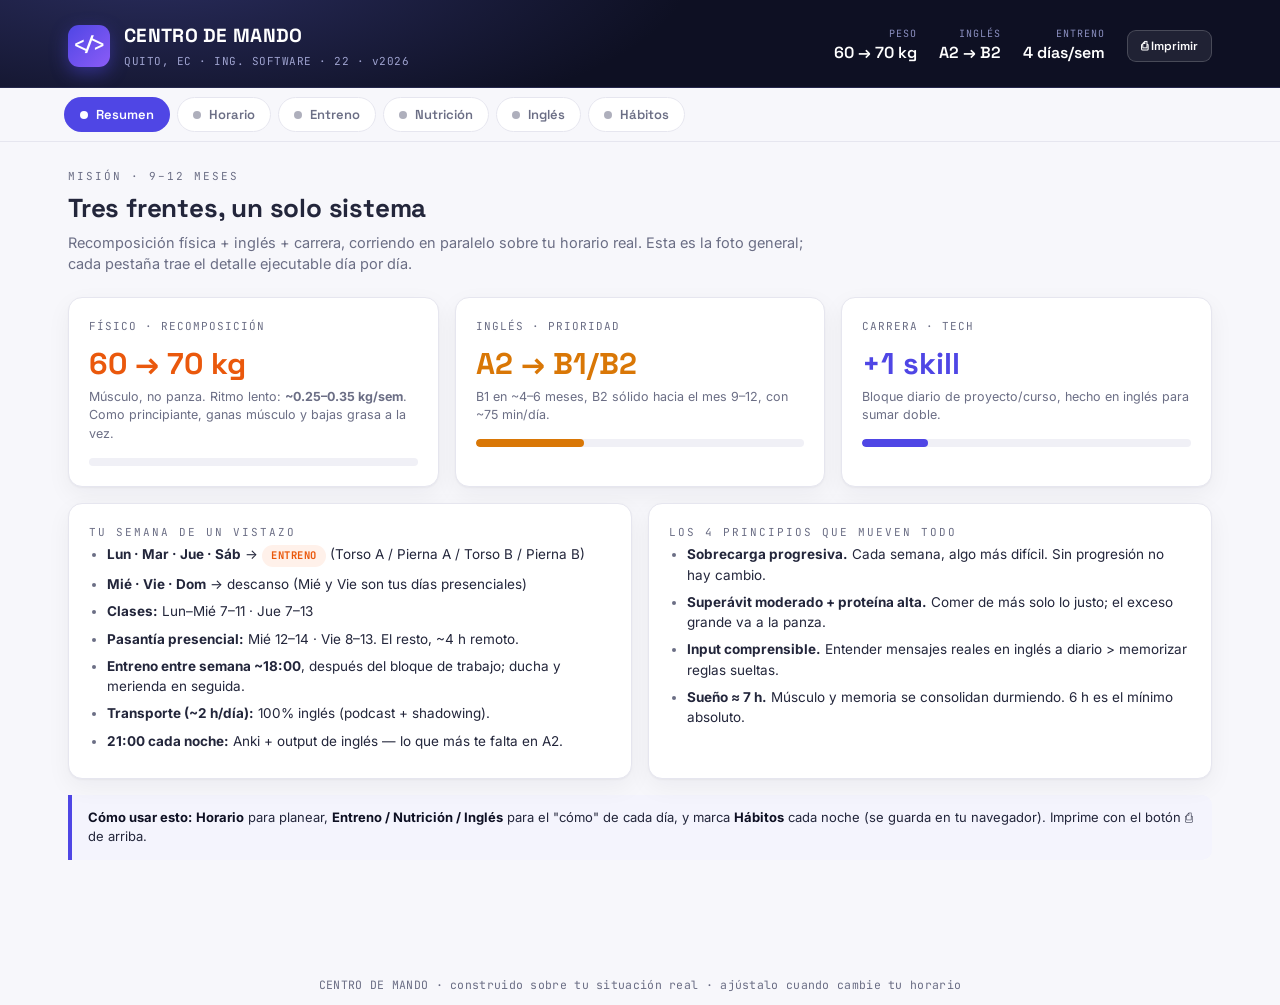
<file: public/index.html>
<!doctype html>
<html lang="es">
<head>
<meta charset="UTF-8" />
<meta name="viewport" content="width=device-width, initial-scale=1.0" />
<title>Centro de Mando · Transformación</title>
<link rel="stylesheet" href="styles.css" />
</head>
<body>

<header class="top">
  <div class="wrap">
    <div class="brand">
      <div class="glyph">&lt;/&gt;</div>
      <div>
        <h1>CENTRO DE MANDO</h1>
        <div class="sub">QUITO, EC · ING. SOFTWARE · 22 · v2026</div>
      </div>
      <div class="ticker">
        <div class="t"><div class="k">Peso</div><div class="v" id="tk-peso">60 → 70 kg</div></div>
        <div class="t"><div class="k">Inglés</div><div class="v">A2 → B2</div></div>
        <div class="t"><div class="k">Entreno</div><div class="v">4 días/sem</div></div>
        <button class="printbtn" onclick="window.print()">⎙ Imprimir</button>
      </div>
    </div>
  </div>
</header>

<nav class="tabs">
  <div class="tabrow">
    <button class="tab active" data-c="dash"><span class="dot"></span>Resumen</button>
    <button class="tab" data-c="horario"><span class="dot"></span>Horario</button>
    <button class="tab" data-c="entreno"><span class="dot"></span>Entreno</button>
    <button class="tab" data-c="comida"><span class="dot"></span>Nutrición</button>
    <button class="tab" data-c="ingles"><span class="dot"></span>Inglés</button>
    <button class="tab" data-c="habitos"><span class="dot"></span>Hábitos</button>
  </div>
</nav>

<div class="wrap">

<!-- ============ RESUMEN ============ -->
<section class="panel show" id="dash">
  <p class="eyebrow">Misión · 9–12 meses</p>
  <h2 class="section">Tres frentes, un solo sistema</h2>
  <p class="lead">Recomposición física + inglés + carrera, corriendo en paralelo sobre tu horario real. Esta es la foto general; cada pestaña trae el detalle ejecutable día por día.</p>

  <div class="grid g3">
    <div class="card metric">
      <div class="lab">Físico · Recomposición</div>
      <div class="big" style="color:var(--coral)">60 → 70 kg</div>
      <div class="note">Músculo, no panza. Ritmo lento: <b>~0.25–0.35 kg/sem</b>. Como principiante, ganas músculo y bajas grasa a la vez.</div>
      <div class="bar"><i id="bar-peso" style="background:var(--coral);width:0%"></i></div>
    </div>
    <div class="card metric">
      <div class="lab">Inglés · Prioridad</div>
      <div class="big" style="color:var(--amber)">A2 → B1/B2</div>
      <div class="note">B1 en ~4–6 meses, B2 sólido hacia el mes 9–12, con ~75 min/día.</div>
      <div class="bar"><i style="background:var(--amber);width:33%"></i></div>
    </div>
    <div class="card metric">
      <div class="lab">Carrera · Tech</div>
      <div class="big" style="color:var(--indigo)">+1 skill</div>
      <div class="note">Bloque diario de proyecto/curso, hecho en inglés para sumar doble.</div>
      <div class="bar"><i style="background:var(--indigo);width:20%"></i></div>
    </div>
  </div>

  <div class="grid g2" style="margin-top:16px">
    <div class="card">
      <p class="eyebrow">Tu semana de un vistazo</p>
      <ul class="clean">
        <li><b>Lun · Mar · Jue · Sáb</b> → <span class="pill" style="background:var(--coral-bg);color:var(--coral)">entreno</span> (Torso A / Pierna A / Torso B / Pierna B)</li>
        <li><b>Mié · Vie · Dom</b> → descanso (Mié y Vie son tus días presenciales)</li>
        <li><b>Clases:</b> Lun–Mié 7–11 · Jue 7–13</li>
        <li><b>Pasantía presencial:</b> Mié 12–14 · Vie 8–13. El resto, ~4 h remoto.</li>
        <li><b>Entreno entre semana ~18:00</b>, después del bloque de trabajo; ducha y merienda en seguida.</li>
        <li><b>Transporte (~2 h/día):</b> 100% inglés (podcast + shadowing).</li>
        <li><b>21:00 cada noche:</b> Anki + output de inglés — lo que más te falta en A2.</li>
      </ul>
    </div>
    <div class="card">
      <p class="eyebrow">Los 4 principios que mueven todo</p>
      <ul class="clean">
        <li><b>Sobrecarga progresiva.</b> Cada semana, algo más difícil. Sin progresión no hay cambio.</li>
        <li><b>Superávit moderado + proteína alta.</b> Comer de más solo lo justo; el exceso grande va a la panza.</li>
        <li><b>Input comprensible.</b> Entender mensajes reales en inglés a diario &gt; memorizar reglas sueltas.</li>
        <li><b>Sueño ≈ 7 h.</b> Músculo y memoria se consolidan durmiendo. 6 h es el mínimo absoluto.</li>
      </ul>
    </div>
  </div>

  <div class="callout">
    <b>Cómo usar esto:</b> <b>Horario</b> para planear, <b>Entreno / Nutrición / Inglés</b> para el "cómo" de cada día, y marca <b>Hábitos</b> cada noche (se guarda en tu navegador). Imprime con el botón ⎙ de arriba.
  </div>
</section>

<!-- ============ HORARIO ============ -->
<section class="panel" id="horario">
  <p class="eyebrow">Estructura · día por día</p>
  <h2 class="section">Tu día, minuto a minuto</h2>
  <p class="lead">Sobre tus anclas reales: clases Lun–Mié 7–11 y Jue 7–13, pasantía presencial Mié 12–14 y Vie 8–13. El entreno entre semana va a las 18:00, después del trabajo. Las horas son una guía; respeta las anclas y mueve los bloques flexibles si hace falta.</p>

  <div class="grid g2" id="scheduleGrid"><!-- render: app.js (SCHEDULE) --></div>

  <div class="callout warn">
    <b>Días intensos = descanso sagrado.</b> Mié, Vie y Dom no entrenas a propósito: el músculo crece en el descanso, no en el gimnasio. Si una noche no llegas a 7 h de sueño, mete una siesta de 20 min al mediodía.
  </div>
</section>

<!-- ============ ENTRENO ============ -->
<section class="panel" id="entreno">
  <p class="eyebrow">Calistenia · barra + mochila</p>
  <h2 class="section">4 días: Torso / Pierna alternados</h2>
  <p class="lead">Cada grupo muscular 2 veces por semana (lo ideal para crecer). Tu barra incluye <b>fondos</b>. La mochila con libros es tu "peso": la llenas a medida que progresas.</p>

  <div class="callout tip" style="margin-top:0;margin-bottom:18px">
    <b>Arranque · semanas 1–2:</b> no vayas "al fallo" en todo el día uno. Si no sale ninguna dominada, haz solo negativas (baja en 5 s); si las flexiones completas no salen, apóyate en rodillas; los fondos, con poco rango. Vas a tener agujetas fuertes los primeros días: es normal. El éxito de estas 2 semanas es <b>presentarte los 4 días</b>, no cuánto levantas.
  </div>

  <div class="grid g2" id="workoutsGrid"><!-- render: app.js (WORKOUTS) --></div>

  <div class="grid g2" style="margin-top:16px">
    <div class="card">
      <p class="eyebrow">Cómo progresar (sin más equipo)</p>
      <ul class="clean">
        <li><b>1.</b> Sube reps hasta el tope del rango.</li>
        <li><b>2.</b> Baja más lento (tempo 3–1–1).</li>
        <li><b>3.</b> Variante más difícil (a una pierna, diamante, archer).</li>
        <li><b>4.</b> Agrega peso a la mochila.</li>
        <li><b>Anota cada sesión.</b> Si no superas la semana pasada, no progresas.</li>
      </ul>
    </div>
    <div class="card">
      <p class="eyebrow">Panza + postura</p>
      <ul class="clean">
        <li>La panza baja con <b>balance calórico + pasos</b> (8–10k/día), no con abdominales.</li>
        <li>El core aquí es para <b>fuerza y postura</b>; los abs se ven al bajar grasa total.</li>
        <li>Cada hora sentado: 30 s de wall angels o estiramiento de pecho.</li>
        <li><b>Calienta</b> 5 min y descansa <b>60–90 s</b> entre series.</li>
      </ul>
    </div>
  </div>
</section>

<!-- ============ NUTRICIÓN ============ -->
<section class="panel" id="comida">
  <p class="eyebrow">Recomposición · 7 días distintos</p>
  <h2 class="section">Comer para crecer músculo, no panza</h2>
  <p class="lead">Cada día con su menú y cantidades aproximadas (peso en crudo salvo indicación). Apunta a ~2.650 kcal y ~130 g de proteína. Usa la tabla de equivalencias para armar tu propio día si te falta algo.</p>

  <div class="grid g3" style="margin-bottom:18px">
    <div class="card metric"><div class="lab">Calorías</div><div class="big" style="color:var(--green)">~2.650</div><div class="note">Si la panza crece rápido → baja a 2.500. Si no subes en 2 sem → sube 200.</div></div>
    <div class="card metric"><div class="lab">Proteína</div><div class="big" style="color:var(--green)">120–140 g</div><div class="note">≈2 g/kg. En todas las comidas.</div></div>
    <div class="card metric"><div class="lab">Agua · Ritmo</div><div class="big" style="color:var(--green)">3 L · +0.3</div><div class="note">~0.25–0.35 kg/semana. Despacio = más limpio.</div></div>
  </div>

  <div class="grid g2" id="mealsGrid">
    <!-- 7 tarjetas: app.js (MEALS) · equivalencias estáticas abajo -->
    <div class="card" style="background:#fcfcff">
      <div class="dayhead">Equivalencias (arma tu propio día)</div>
      <p class="eyebrow" style="margin-top:4px">Proteína (1 porción ≈)</p>
      <p style="font-size:12.8px;margin:0 0 10px">100 g pollo = 30 g · 100 g pescado/atún = 25 g · 1 huevo = 6 g · 100 g carne = 26 g · 200 g yogur griego = 18 g · 1 taza menestra = 15 g · 40 g queso = 10 g.</p>
      <p class="eyebrow">Carbohidratos (1 porción ≈)</p>
      <p style="font-size:12.8px;margin:0 0 10px">1 taza arroz cocido (150 g) · 1 verde o maduro mediano · 200 g yuca/papa · 60 g avena seca · 2 panes.</p>
      <p class="eyebrow">Grasas buenas (1 porción ≈)</p>
      <p style="font-size:12.8px;margin:0">½ aguacate · 1 cda (16 g) maní o aceite de oliva · 30 g frutos secos.</p>
    </div>
  </div>

  <div class="callout tip">
    <b>Suplemento único que vale la pena:</b> creatina monohidrato, 3–5 g/día (cualquier hora). Barata, segura, la mejor respaldada para fuerza y músculo. Y desde el día uno: proteína en cada comida, evita gaseosas y frituras en exceso (de ahí sale la panza), mastica bien por los brackets.
  </div>
</section>

<!-- ============ INGLÉS ============ -->
<section class="panel" id="ingles">
  <p class="eyebrow">Prioridad de carrera · A2 → B2</p>
  <h2 class="section">Inglés diario con herramientas concretas</h2>
  <p class="lead">En A2 tu cuello de botella es el <b>output</b> (hablar/escribir). Cada herramienta de abajo tiene un trabajo específico y un momento del día. <b>Todo es <span class="free g" style="margin:0 3px">GRATIS</span></b>: cero apps de pago. Eras A2 y se oxidó, así que la Fase 1 abajo arranca reconstruyendo, no desde cero.</p>

  <div class="card" style="margin-bottom:16px">
    <p class="eyebrow">Rutina diaria (~75 min, repartidos) · solo gratis</p>
    <table class="tbl">
      <thead><tr><th style="width:24%">Cuándo</th><th style="width:30%">Qué · herramienta</th><th>Cómo, exactamente</th></tr></thead>
      <tbody>
        <tr><td class="sets">Transporte · ~60 min</td><td><b>Input — 6 Minute English + shadowing</b></td><td>Escucha y repite en voz baja imitando ritmo y entonación, frase por frase. Descarga el episodio la noche anterior.</td></tr>
        <tr><td class="sets">Mediodía · pasivo</td><td><b>Inmersión tech — Language Reactor</b></td><td>Tutoriales/docs de programación en inglés, con subtítulos dobles. Cuenta como estudio doble.</td></tr>
        <tr><td class="sets">21:00 · 15 min</td><td><b>Vocabulario — Anki</b></td><td>Repasa el mazo pendiente y agrega 10 tarjetas nuevas con palabras que viste hoy.</td></tr>
        <tr><td class="sets">21:15 · 20 min</td><td><b>Output — IA por voz</b></td><td>Habla 10–15 min con Claude/ChatGPT ("nivel A2, corregime") y escribe 5 frases de tu día.</td></tr>
        <tr><td class="sets">Domingo · 45 min</td><td><b>Gramática — Perfect English Grammar</b></td><td>1 tema + ejercicios en perfect-english-grammar.com + revisa los errores que anotaste en la semana.</td></tr>
      </tbody>
    </table>
  </div>

  <p class="eyebrow" style="margin-bottom:10px">Caja de herramientas, por función</p>
  <div class="grid g3" id="toolsGrid"><!-- render: app.js (TOOLS) --></div>

  <div class="card" style="margin:16px 0 6px;background:#fcfcff">
    <p class="eyebrow" style="margin-top:0">Progresión · cada fase cierra con un EF SET (efset.org). Anotá el puntaje: es tu prueba de avance.</p>
  </div>
  <div class="grid g3">
    <div class="card">
      <div class="dayhead"><span class="tag" style="background:var(--amber-bg);color:var(--amber)">FASE 0</span> Esta semana · Diagnóstico</div>
      <ul class="clean">
        <li>Hacé el <b>EF SET</b> hoy y anotá tu número real.</li>
        <li>BBC curso <b>"Beginner" (A1)</b> para sacudir el óxido.</li>
        <li>Instalá Anki + extensión Language Reactor.</li>
        <li>Cambiá celular, sistema y editor a inglés.</li>
      </ul>
    </div>
    <div class="card">
      <div class="dayhead"><span class="tag" style="background:var(--amber-bg);color:var(--amber)">FASE 1</span> Mes 1–2 · Reconstruir A2</div>
      <ul class="clean">
        <li>Input: BBC <b>"Lower-intermediate"</b> + Arnel’s Everyday English.</li>
        <li>Anki: mazo de las ~1000 palabras más usadas, 10/día.</li>
        <li>Gramática: Perfect English Grammar (presente/pasado/futuro).</li>
        <li>Output: IA por voz 10 min/día, aunque salga roto.</li>
        <li><b>Meta:</b> EF SET marca A2 sólido.</li>
      </ul>
    </div>
    <div class="card">
      <div class="dayhead"><span class="tag" style="background:var(--amber-bg);color:var(--amber)">FASE 2</span> Mes 3–5 · A2 → B1</div>
      <ul class="clean">
        <li>Input: 6 Minute English con shadowing; series con Language Reactor.</li>
        <li>Anki: palabras que salen de tus videos, no listas sueltas.</li>
        <li>Output: subí a escribir 5 frases/día + 15 min de habla.</li>
        <li>Commits y comentarios de código en inglés.</li>
        <li><b>Meta:</b> EF SET toca B1.</li>
      </ul>
    </div>
  </div>
  <div class="grid g2" style="margin-top:16px">
    <div class="card">
      <div class="dayhead"><span class="tag" style="background:var(--amber-bg);color:var(--amber)">FASE 3</span> Mes 6+ · Consolidar B1 → B2</div>
      <ul class="clean">
        <li>Contenido nativo sin subtítulos; docs técnicas de corrido.</li>
        <li>Output real: intercambio de idiomas gratis o conversación con IA.</li>
        <li>Comunidades dev en inglés (Discord, GitHub).</li>
        <li>Practicá entrevistas técnicas en voz alta.</li>
        <li><b>Meta:</b> EF SET hacia B2.</li>
      </ul>
    </div>
    <div class="card">
      <div class="dayhead"><span class="tag" style="background:var(--violet-bg,#efeaff);color:var(--violet)">CLAVE</span> Que no se te olvide</div>
      <ul class="clean">
        <li><b>Pegá inglés al gatillo, no al reloj:</b> "me siento en el bus → play". Funciona mejor que "a las 6:00".</li>
        <li><b>Día cero prohibido:</b> el peor día, mínimo 1 Anki + 1 frase. Mantiene la cadena.</li>
        <li><b>Prepará la noche anterior:</b> descargá el podcast/video de mañana.</li>
        <li><b>Marcá Hábitos cada noche</b> y poné este panel en la pantalla de inicio del celu.</li>
      </ul>
    </div>
  </div>

  <div class="callout"><b>Tu atajo como dev:</b> haz en inglés lo que ya haces en tech (docs, búsquedas, nombres de variables, README). Así no "sacas tiempo extra": lo fusionas con tu carrera. 60 min imperfectos cada día le ganan a 4 h sueltas el domingo.</div>
</section>

<!-- ============ HÁBITOS ============ -->
<section class="panel" id="habitos">
  <p class="eyebrow">Constancia medible</p>
  <h2 class="section">Tracker semanal</h2>
  <p class="lead">Toca los círculos para marcar. Tu progreso se guarda en este navegador. Lo que se mide, se mejora.</p>

  <div class="htools">
    <span style="font-family:'JetBrains Mono',monospace;font-size:12px;color:var(--muted)">Semana:</span>
    <input type="text" id="weeklabel" placeholder="dd/mm/aaaa" />
    <span style="font-family:'JetBrains Mono',monospace;font-size:12px;color:var(--muted);margin-left:6px">Peso hoy:</span>
    <input type="text" id="pesoInput" placeholder="60" style="width:70px" />
    <span style="font-family:'JetBrains Mono',monospace;font-size:12px;color:var(--muted)">kg → 70</span>
    <button class="btn" id="savePeso">Actualizar</button>
    <button class="btn" id="resetWeek" style="margin-left:auto">Reiniciar semana</button>
  </div>

  <div class="card" style="margin-bottom:16px;display:flex;align-items:center;gap:18px;flex-wrap:wrap">
    <div style="flex:1;min-width:200px">
      <div style="font-family:'JetBrains Mono',monospace;font-size:11px;letter-spacing:1px;color:var(--muted);text-transform:uppercase">Cumplimiento de la semana</div>
      <div class="bar" style="height:12px;margin-top:10px"><i id="weekbar" style="background:var(--violet);width:0%"></i></div>
    </div>
    <div style="font-family:'Space Grotesk',sans-serif;font-size:34px;font-weight:700;color:var(--violet)" id="weekpct">0%</div>
  </div>

  <div class="card"><table class="htbl" id="htable"></table></div>

  <div class="callout" style="margin-top:18px"><b>Cómo leerlo:</b> los círculos en gris punteado son descanso planificado (no cuentan en contra). No rompas la cadena más de un día seguido en ningún hábito.</div>
</section>

</div>

<p class="footer-note">CENTRO DE MANDO · construido sobre tu situación real · ajústalo cuando cambie tu horario</p>

<script src="data.js"></script>
<script src="app.js"></script>
</body>
</html>
</file>
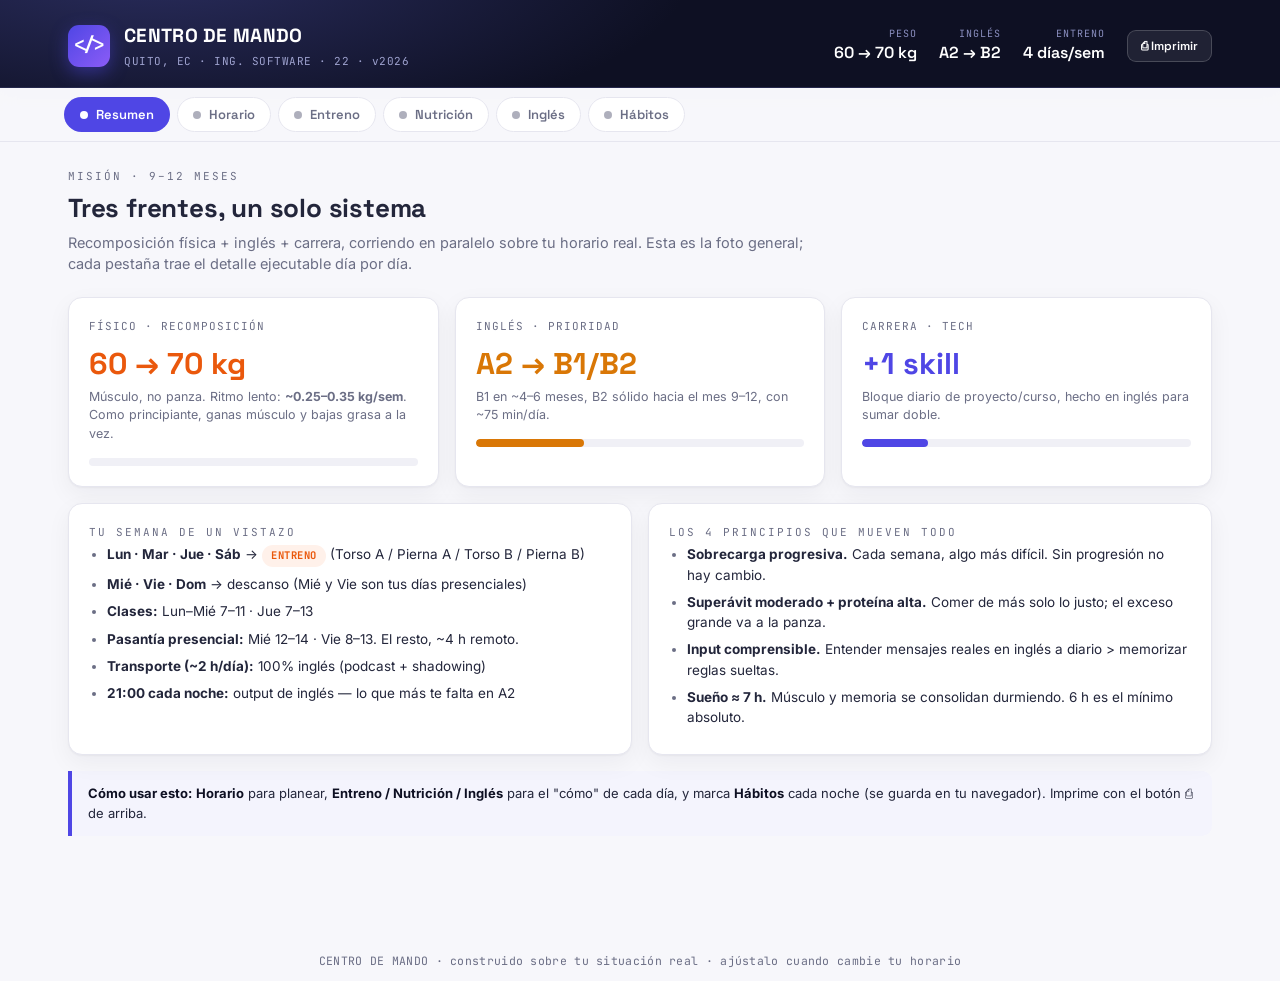
<file: comando.html>
<!doctype html>
<html lang="es">
<head>
<meta charset="UTF-8" />
<meta name="viewport" content="width=device-width, initial-scale=1.0" />
<title>Centro de Mando · Transformación</title>
<style>
  @import url('https://fonts.googleapis.com/css2?family=Space+Grotesk:wght@500;600;700&family=Inter:wght@400;500;600;700&family=JetBrains+Mono:wght@500;700&display=swap');

  :root{
    --ink:#0e1023; --paper:#f7f7fb; --card:#fff; --line:#e6e6ef; --line-soft:#f0f0f6;
    --muted:#6b6e85; --text:#23263b;
    --indigo:#4f46e5; --amber:#d97706; --amber-bg:#fef6e7; --coral:#ea580c; --coral-bg:#fff1ea;
    --green:#059669; --green-bg:#e9f7f0; --violet:#7c3aed; --violet-bg:#f1ecfd; --blue:#2563eb; --blue-bg:#e9f0fe;
    --r:14px; --shadow:0 1px 2px rgba(14,16,35,.04),0 8px 24px rgba(14,16,35,.05);
  }
  *{box-sizing:border-box;}
  html{scroll-behavior:smooth;}
  body{margin:0;font-family:'Inter',sans-serif;background:var(--paper);color:var(--text);-webkit-font-smoothing:antialiased;line-height:1.5;}
  .wrap{max-width:1180px;margin:0 auto;padding:0 18px 80px;}

  header.top{background:var(--ink);background-image:radial-gradient(900px 300px at 12% -40%,#2a2d5e 0,transparent 60%);color:#fff;padding:22px 0 18px;border-bottom:1px solid #25284c;}
  .top .wrap{padding-bottom:0;}
  .brand{display:flex;align-items:center;gap:14px;flex-wrap:wrap;}
  .glyph{width:42px;height:42px;border-radius:11px;background:linear-gradient(135deg,var(--indigo),#8b5cf6);display:grid;place-items:center;font-family:'JetBrains Mono',monospace;font-weight:700;font-size:19px;box-shadow:0 6px 18px rgba(79,70,229,.45);}
  .brand h1{font-family:'Space Grotesk',sans-serif;font-size:19px;margin:0;letter-spacing:.3px;font-weight:700;}
  .brand .sub{font-family:'JetBrains Mono',monospace;font-size:11px;color:#9ea2cf;letter-spacing:.5px;margin-top:2px;}
  .ticker{margin-left:auto;display:flex;gap:22px;flex-wrap:wrap;align-items:center;}
  .ticker .t{text-align:right;}
  .ticker .t .k{font-family:'JetBrains Mono',monospace;font-size:10px;color:#8b8fc0;letter-spacing:1px;text-transform:uppercase;}
  .ticker .t .v{font-family:'Space Grotesk',sans-serif;font-size:16px;font-weight:600;color:#fff;}

  nav.tabs{position:sticky;top:0;z-index:30;background:rgba(247,247,251,.86);backdrop-filter:blur(10px);border-bottom:1px solid var(--line);}
  .tabrow{max-width:1180px;margin:0 auto;padding:9px 14px;display:flex;gap:7px;overflow-x:auto;scrollbar-width:none;}
  .tabrow::-webkit-scrollbar{display:none;}
  .tab{flex:0 0 auto;border:1px solid var(--line);background:var(--card);color:var(--muted);font-family:'Space Grotesk',sans-serif;font-weight:600;font-size:13px;padding:8px 15px;border-radius:999px;cursor:pointer;display:flex;align-items:center;gap:8px;transition:all .15s;white-space:nowrap;}
  .tab .dot{width:8px;height:8px;border-radius:50%;background:currentColor;opacity:.55;}
  .tab:hover{color:var(--text);border-color:#d3d3e3;}
  .tab.active{color:#fff;border-color:transparent;}
  .tab[data-c=dash].active{background:var(--indigo);}
  .tab[data-c=horario].active{background:var(--blue);}
  .tab[data-c=entreno].active{background:var(--coral);}
  .tab[data-c=comida].active{background:var(--green);}
  .tab[data-c=ingles].active{background:var(--amber);}
  .tab[data-c=habitos].active{background:var(--violet);}
  .tab.active .dot{opacity:1;background:#fff;}

  .panel{display:none;padding-top:26px;animation:fade .25s ease;}
  .panel.show{display:block;}
  @keyframes fade{from{opacity:0;transform:translateY(6px);}to{opacity:1;transform:none;}}

  .eyebrow{font-family:'JetBrains Mono',monospace;font-size:11px;letter-spacing:2px;text-transform:uppercase;color:var(--muted);margin:0 0 4px;}
  h2.section{font-family:'Space Grotesk',sans-serif;font-size:26px;margin:0 0 4px;letter-spacing:-.2px;}
  .lead{color:var(--muted);margin:0 0 22px;max-width:740px;font-size:14.5px;}

  .card{background:var(--card);border:1px solid var(--line);border-radius:var(--r);padding:20px;box-shadow:var(--shadow);}
  .grid{display:grid;gap:16px;}
  .g2{grid-template-columns:repeat(2,1fr);}
  .g3{grid-template-columns:repeat(3,1fr);}
  @media (max-width:820px){.g2,.g3{grid-template-columns:1fr;}}

  .pill{display:inline-block;font-family:'JetBrains Mono',monospace;font-size:10.5px;letter-spacing:.5px;padding:3px 9px;border-radius:999px;text-transform:uppercase;font-weight:700;}

  .metric .lab{font-family:'JetBrains Mono',monospace;font-size:11px;letter-spacing:1px;text-transform:uppercase;color:var(--muted);}
  .metric .big{font-family:'Space Grotesk',sans-serif;font-size:30px;font-weight:700;margin:6px 0 2px;}
  .metric .note{font-size:12.5px;color:var(--muted);}
  .bar{height:8px;border-radius:999px;background:var(--line-soft);margin-top:14px;overflow:hidden;}
  .bar>i{display:block;height:100%;border-radius:999px;}

  table{width:100%;border-collapse:collapse;}
  .tbl th{font-family:'JetBrains Mono',monospace;font-size:10.5px;letter-spacing:.6px;text-transform:uppercase;color:var(--muted);text-align:left;padding:10px 12px;border-bottom:1px solid var(--line);}
  .tbl td{padding:12px;border-bottom:1px solid var(--line-soft);font-size:13.5px;vertical-align:top;}
  .tbl tr:last-child td{border-bottom:none;}
  .ex{font-weight:600;color:var(--text);display:block;}
  .ex small{display:block;font-weight:600;font-size:10px;letter-spacing:.5px;text-transform:uppercase;margin-top:3px;color:var(--coral);}
  .sets{font-family:'JetBrains Mono',monospace;font-weight:700;font-size:13px;white-space:nowrap;}

  .dayhead{display:flex;align-items:center;gap:10px;margin:0 0 10px;font-family:'Space Grotesk',sans-serif;font-weight:700;font-size:16px;}
  .tag{font-family:'JetBrains Mono',monospace;font-size:10px;padding:3px 8px;border-radius:6px;letter-spacing:.5px;}
  .tag.gym{background:var(--coral-bg);color:var(--coral);}
  .tag.rest{background:#eef0f4;color:var(--muted);}

  ul.clean{margin:0;padding-left:18px;}
  ul.clean li{margin-bottom:7px;font-size:13.5px;}
  ul.clean li::marker{color:var(--muted);}

  .callout{border-left:4px solid var(--indigo);background:#f4f4fd;padding:13px 16px;border-radius:0 10px 10px 0;font-size:13px;margin-top:16px;}
  .callout b{color:var(--ink);}
  .callout.warn{border-color:var(--coral);background:var(--coral-bg);}
  .callout.tip{border-color:var(--green);background:var(--green-bg);}

  /* timeline */
  .tl{display:flex;flex-direction:column;}
  .tl .row{display:grid;grid-template-columns:50px 4px 1fr;gap:11px;align-items:stretch;padding:7px 0;border-bottom:1px solid var(--line-soft);}
  .tl .row:last-child{border-bottom:none;}
  .tl .t{font-family:'JetBrains Mono',monospace;font-size:11px;font-weight:700;color:var(--ink);padding-top:1px;}
  .tl .b2{border-radius:3px;}
  .tl .act b{font-size:13px;display:block;line-height:1.35;}
  .tl .act span{font-size:11.5px;color:var(--muted);}
  .b-en{background:var(--amber);} .a-en b{color:var(--amber);}
  .b-cls{background:var(--blue);}
  .b-gym{background:var(--coral);} .a-gym b{color:var(--coral);}
  .b-food{background:var(--green);}
  .b-work{background:#c2772f;}
  .b-skill{background:#0891b2;} .a-skill b{color:#0e7490;}
  .b-rest{background:#b9bcc9;}

  /* meals */
  .meal{padding:9px 0;border-bottom:1px solid var(--line-soft);}
  .meal:last-of-type{border-bottom:none;}
  .meal .mh{font-family:'JetBrains Mono',monospace;font-size:10.5px;letter-spacing:.5px;text-transform:uppercase;color:var(--green);font-weight:700;}
  .meal p{margin:3px 0 0;font-size:12.8px;line-height:1.45;}
  .daytot{margin-top:12px;font-family:'JetBrains Mono',monospace;font-size:11.5px;font-weight:700;color:var(--ink);background:var(--green-bg);padding:7px 11px;border-radius:8px;display:inline-block;}

  /* tools */
  .tool{border:1px solid var(--line);border-radius:11px;padding:14px;background:var(--card);}
  .tool .th{display:flex;align-items:center;gap:8px;flex-wrap:wrap;}
  .tool h4{margin:0;font-family:'Space Grotesk',sans-serif;font-size:14.5px;}
  .free{font-family:'JetBrains Mono',monospace;font-size:9px;padding:2px 7px;border-radius:5px;font-weight:700;letter-spacing:.4px;}
  .free.g{background:var(--green-bg);color:var(--green);}
  .free.p{background:var(--amber-bg);color:var(--amber);}
  .tool p{font-size:12.5px;color:var(--muted);margin:7px 0 0;}
  .tool p b{color:var(--text);}

  /* habit tracker */
  .htools{display:flex;flex-wrap:wrap;gap:10px;align-items:center;margin-bottom:16px;}
  .htools input[type=text]{font-family:'JetBrains Mono',monospace;border:1px solid var(--line);border-radius:9px;padding:7px 11px;font-size:12px;}
  .btn{font-family:'Space Grotesk',sans-serif;font-weight:600;font-size:12.5px;border:1px solid var(--line);background:var(--card);border-radius:9px;padding:7px 13px;cursor:pointer;color:var(--text);}
  .btn:hover{border-color:#cfcfe0;}
  .htbl{width:100%;border-collapse:collapse;}
  .htbl th{font-family:'JetBrains Mono',monospace;font-size:10px;padding:8px 4px;color:var(--muted);border-bottom:1px solid var(--line);}
  .htbl td{border-bottom:1px solid var(--line-soft);padding:8px 4px;text-align:center;}
  .htbl .hname{text-align:left;font-weight:600;font-size:12.5px;padding-left:6px;}
  .htbl .hname small{display:block;font-weight:500;color:var(--muted);font-size:10.5px;}
  .htbl .cat td{background:var(--violet-bg);font-family:'Space Grotesk',sans-serif;font-weight:700;font-size:11px;letter-spacing:1px;text-align:left;padding:9px 10px;color:var(--violet);}
  .ck{width:20px;height:20px;border-radius:50%;border:2px solid #cdcdda;cursor:pointer;display:inline-block;transition:all .12s;}
  .ck:hover{border-color:var(--violet);transform:scale(1.12);}
  .ck.on{background:var(--violet);border-color:var(--violet);position:relative;}
  .ck.on::after{content:"✓";color:#fff;font-size:12px;font-weight:700;position:absolute;inset:0;display:grid;place-items:center;}
  .ck.rest{border-style:dashed;border-color:#dcdce4;cursor:default;opacity:.5;}
  .ck.rest:hover{transform:none;}

  .footer-note{text-align:center;color:var(--muted);font-size:11.5px;margin-top:36px;font-family:'JetBrains Mono',monospace;letter-spacing:.3px;}
  .printbtn{font-family:'Space Grotesk',sans-serif;font-weight:600;font-size:12px;cursor:pointer;background:rgba(255,255,255,.08);color:#fff;border:1px solid rgba(255,255,255,.18);padding:7px 13px;border-radius:9px;}
  .printbtn:hover{background:rgba(255,255,255,.16);}

  @media (max-width:640px){
    .ticker{width:100%;justify-content:space-between;gap:12px;margin-top:12px;}
    .ticker .t{text-align:left;}
    h2.section{font-size:22px;}
  }
  @media print{
    nav.tabs,.printbtn,.htools{display:none!important;}
    header.top{-webkit-print-color-adjust:exact;print-color-adjust:exact;}
    .panel{display:block!important;page-break-before:always;padding-top:8px;}
    .panel:first-of-type{page-break-before:avoid;}
    body{background:#fff;}
    .card,.b2,.daytot,.htbl .cat td,.tag{-webkit-print-color-adjust:exact;print-color-adjust:exact;}
    @page{margin:1cm;}
  }
</style>
</head>
<body>

<header class="top">
  <div class="wrap">
    <div class="brand">
      <div class="glyph">&lt;/&gt;</div>
      <div>
        <h1>CENTRO DE MANDO</h1>
        <div class="sub">QUITO, EC · ING. SOFTWARE · 22 · v2026</div>
      </div>
      <div class="ticker">
        <div class="t"><div class="k">Peso</div><div class="v" id="tk-peso">60 → 70 kg</div></div>
        <div class="t"><div class="k">Inglés</div><div class="v">A2 → B2</div></div>
        <div class="t"><div class="k">Entreno</div><div class="v">4 días/sem</div></div>
        <button class="printbtn" onclick="window.print()">⎙ Imprimir</button>
      </div>
    </div>
  </div>
</header>

<nav class="tabs">
  <div class="tabrow">
    <button class="tab active" data-c="dash"><span class="dot"></span>Resumen</button>
    <button class="tab" data-c="horario"><span class="dot"></span>Horario</button>
    <button class="tab" data-c="entreno"><span class="dot"></span>Entreno</button>
    <button class="tab" data-c="comida"><span class="dot"></span>Nutrición</button>
    <button class="tab" data-c="ingles"><span class="dot"></span>Inglés</button>
    <button class="tab" data-c="habitos"><span class="dot"></span>Hábitos</button>
  </div>
</nav>

<div class="wrap">

<!-- ============ RESUMEN ============ -->
<section class="panel show" id="dash">
  <p class="eyebrow">Misión · 9–12 meses</p>
  <h2 class="section">Tres frentes, un solo sistema</h2>
  <p class="lead">Recomposición física + inglés + carrera, corriendo en paralelo sobre tu horario real. Esta es la foto general; cada pestaña trae el detalle ejecutable día por día.</p>

  <div class="grid g3">
    <div class="card metric">
      <div class="lab">Físico · Recomposición</div>
      <div class="big" style="color:var(--coral)">60 → 70 kg</div>
      <div class="note">Músculo, no panza. Ritmo lento: <b>~0.25–0.35 kg/sem</b>. Como principiante, ganas músculo y bajas grasa a la vez.</div>
      <div class="bar"><i id="bar-peso" style="background:var(--coral);width:0%"></i></div>
    </div>
    <div class="card metric">
      <div class="lab">Inglés · Prioridad</div>
      <div class="big" style="color:var(--amber)">A2 → B1/B2</div>
      <div class="note">B1 en ~4–6 meses, B2 sólido hacia el mes 9–12, con ~75 min/día.</div>
      <div class="bar"><i style="background:var(--amber);width:33%"></i></div>
    </div>
    <div class="card metric">
      <div class="lab">Carrera · Tech</div>
      <div class="big" style="color:var(--indigo)">+1 skill</div>
      <div class="note">Bloque diario de proyecto/curso, hecho en inglés para sumar doble.</div>
      <div class="bar"><i style="background:var(--indigo);width:20%"></i></div>
    </div>
  </div>

  <div class="grid g2" style="margin-top:16px">
    <div class="card">
      <p class="eyebrow">Tu semana de un vistazo</p>
      <ul class="clean">
        <li><b>Lun · Mar · Jue · Sáb</b> → <span class="pill" style="background:var(--coral-bg);color:var(--coral)">entreno</span> (Torso A / Pierna A / Torso B / Pierna B)</li>
        <li><b>Mié · Vie · Dom</b> → descanso (Mié y Vie son tus días presenciales)</li>
        <li><b>Clases:</b> Lun–Mié 7–11 · Jue 7–13</li>
        <li><b>Pasantía presencial:</b> Mié 12–14 · Vie 8–13. El resto, ~4 h remoto.</li>
        <li><b>Transporte (~2 h/día):</b> 100% inglés (podcast + shadowing)</li>
        <li><b>21:00 cada noche:</b> output de inglés — lo que más te falta en A2</li>
      </ul>
    </div>
    <div class="card">
      <p class="eyebrow">Los 4 principios que mueven todo</p>
      <ul class="clean">
        <li><b>Sobrecarga progresiva.</b> Cada semana, algo más difícil. Sin progresión no hay cambio.</li>
        <li><b>Superávit moderado + proteína alta.</b> Comer de más solo lo justo; el exceso grande va a la panza.</li>
        <li><b>Input comprensible.</b> Entender mensajes reales en inglés a diario &gt; memorizar reglas sueltas.</li>
        <li><b>Sueño ≈ 7 h.</b> Músculo y memoria se consolidan durmiendo. 6 h es el mínimo absoluto.</li>
      </ul>
    </div>
  </div>

  <div class="callout">
    <b>Cómo usar esto:</b> <b>Horario</b> para planear, <b>Entreno / Nutrición / Inglés</b> para el "cómo" de cada día, y marca <b>Hábitos</b> cada noche (se guarda en tu navegador). Imprime con el botón ⎙ de arriba.
  </div>
</section>

<!-- ============ HORARIO ============ -->
<section class="panel" id="horario">
  <p class="eyebrow">Estructura · día por día</p>
  <h2 class="section">Tu día, minuto a minuto</h2>
  <p class="lead">Sobre tus anclas reales: clases Lun–Mié 7–11 y Jue 7–13, pasantía presencial Mié 12–14 y Vie 8–13. Las horas son una guía; respeta las anclas y mueve los bloques flexibles si hace falta.</p>

  <div class="grid g2">

    <!-- LUNES -->
    <div class="card">
      <div class="dayhead">Lunes <span class="tag gym">ENTRENO · TORSO A</span></div>
      <div class="tl">
        <div class="row"><span class="t">05:15</span><div class="b2 b-en"></div><div class="act a-en"><b>Inglés · Anki</b><span>repaso del mazo + 10 palabras nuevas</span></div></div>
        <div class="row"><span class="t">05:45</span><div class="b2 b-food"></div><div class="act"><b>Desayuno 1</b></div></div>
        <div class="row"><span class="t">06:00</span><div class="b2 b-en"></div><div class="act a-en"><b>Transporte · Inglés</b><span>podcast + shadowing</span></div></div>
        <div class="row"><span class="t">07:00</span><div class="b2 b-cls"></div><div class="act"><b>Clases U</b><span>snack 1 en el receso</span></div></div>
        <div class="row"><span class="t">11:00</span><div class="b2 b-en"></div><div class="act"><b>Transporte → casa</b><span>audiolibro</span></div></div>
        <div class="row"><span class="t">12:00</span><div class="b2 b-food"></div><div class="act"><b>Almuerzo</b></div></div>
        <div class="row"><span class="t">13:00</span><div class="b2 b-gym"></div><div class="act a-gym"><b>Entreno · Torso A</b><span>~50 min</span></div></div>
        <div class="row"><span class="t">14:00</span><div class="b2 b-work"></div><div class="act"><b>Trabajo remoto</b><span>bloque foco 4 h · pausa postura cada hora</span></div></div>
        <div class="row"><span class="t">18:00</span><div class="b2 b-food"></div><div class="act"><b>Snack 2 + tareas U</b></div></div>
        <div class="row"><span class="t">20:00</span><div class="b2 b-skill"></div><div class="act a-skill"><b>Nueva habilidad</b><span>curso/proyecto 30 min</span></div></div>
        <div class="row"><span class="t">20:30</span><div class="b2 b-food"></div><div class="act"><b>Merienda</b></div></div>
        <div class="row"><span class="t">21:00</span><div class="b2 b-en"></div><div class="act a-en"><b>Inglés · Output</b><span>hablar 15 min + escribir 5 frases</span></div></div>
        <div class="row"><span class="t">21:45</span><div class="b2 b-rest"></div><div class="act"><b>Alistar mañana + ducha</b></div></div>
        <div class="row"><span class="t">22:30</span><div class="b2 b-rest"></div><div class="act"><b>Dormir</b><span>≈ 7 h</span></div></div>
      </div>
    </div>

    <!-- MARTES -->
    <div class="card">
      <div class="dayhead">Martes <span class="tag gym">ENTRENO · PIERNA A</span></div>
      <div class="tl">
        <div class="row"><span class="t">05:15</span><div class="b2 b-en"></div><div class="act a-en"><b>Inglés · Anki</b><span>repaso + 10 nuevas</span></div></div>
        <div class="row"><span class="t">05:45</span><div class="b2 b-food"></div><div class="act"><b>Desayuno 1</b></div></div>
        <div class="row"><span class="t">06:00</span><div class="b2 b-en"></div><div class="act a-en"><b>Transporte · Inglés</b><span>podcast + shadowing</span></div></div>
        <div class="row"><span class="t">07:00</span><div class="b2 b-cls"></div><div class="act"><b>Clases U</b><span>snack 1 en el receso</span></div></div>
        <div class="row"><span class="t">11:00</span><div class="b2 b-en"></div><div class="act"><b>Transporte → casa</b><span>audiolibro</span></div></div>
        <div class="row"><span class="t">12:00</span><div class="b2 b-food"></div><div class="act"><b>Almuerzo</b></div></div>
        <div class="row"><span class="t">13:00</span><div class="b2 b-gym"></div><div class="act a-gym"><b>Entreno · Pierna A</b><span>~50 min</span></div></div>
        <div class="row"><span class="t">14:00</span><div class="b2 b-work"></div><div class="act"><b>Trabajo remoto</b><span>bloque foco 4 h</span></div></div>
        <div class="row"><span class="t">18:00</span><div class="b2 b-food"></div><div class="act"><b>Snack 2 + tareas U</b></div></div>
        <div class="row"><span class="t">20:00</span><div class="b2 b-skill"></div><div class="act a-skill"><b>Nueva habilidad</b><span>30 min</span></div></div>
        <div class="row"><span class="t">20:30</span><div class="b2 b-food"></div><div class="act"><b>Merienda</b></div></div>
        <div class="row"><span class="t">21:00</span><div class="b2 b-en"></div><div class="act a-en"><b>Inglés · Output</b><span>hablar + escribir</span></div></div>
        <div class="row"><span class="t">21:45</span><div class="b2 b-rest"></div><div class="act"><b>Alistar mañana</b></div></div>
        <div class="row"><span class="t">22:30</span><div class="b2 b-rest"></div><div class="act"><b>Dormir</b></div></div>
      </div>
    </div>

    <!-- MIÉRCOLES -->
    <div class="card">
      <div class="dayhead">Miércoles <span class="tag rest">DESCANSO</span></div>
      <div class="tl">
        <div class="row"><span class="t">05:15</span><div class="b2 b-en"></div><div class="act a-en"><b>Inglés · Anki</b><span>repaso + 10 nuevas</span></div></div>
        <div class="row"><span class="t">05:45</span><div class="b2 b-food"></div><div class="act"><b>Desayuno 1</b></div></div>
        <div class="row"><span class="t">06:00</span><div class="b2 b-en"></div><div class="act a-en"><b>Transporte · Inglés</b><span>podcast</span></div></div>
        <div class="row"><span class="t">07:00</span><div class="b2 b-cls"></div><div class="act"><b>Clases U</b><span>snack 1 en receso</span></div></div>
        <div class="row"><span class="t">11:00</span><div class="b2 b-en"></div><div class="act"><b>Transporte a pasantía</b><span>+ almuerzo ligero / llévalo</span></div></div>
        <div class="row"><span class="t">12:00</span><div class="b2 b-work"></div><div class="act"><b>Pasantía presencial</b><span>12–14</span></div></div>
        <div class="row"><span class="t">14:00</span><div class="b2 b-en"></div><div class="act"><b>Transporte → casa</b><span>audiolibro</span></div></div>
        <div class="row"><span class="t">15:00</span><div class="b2 b-food"></div><div class="act"><b>Comida fuerte (tardía)</b></div></div>
        <div class="row"><span class="t">15:30</span><div class="b2 b-work"></div><div class="act"><b>Remoto (completar horas)</b><span>~2 h</span></div></div>
        <div class="row"><span class="t">18:00</span><div class="b2 b-skill"></div><div class="act a-skill"><b>Tareas → Nueva habilidad</b></div></div>
        <div class="row"><span class="t">20:30</span><div class="b2 b-food"></div><div class="act"><b>Merienda</b></div></div>
        <div class="row"><span class="t">21:00</span><div class="b2 b-en"></div><div class="act a-en"><b>Inglés · Output</b></div></div>
        <div class="row"><span class="t">22:30</span><div class="b2 b-rest"></div><div class="act"><b>Dormir</b></div></div>
      </div>
    </div>

    <!-- JUEVES -->
    <div class="card">
      <div class="dayhead">Jueves <span class="tag gym">ENTRENO · TORSO B</span></div>
      <div class="tl">
        <div class="row"><span class="t">05:15</span><div class="b2 b-en"></div><div class="act a-en"><b>Inglés · Anki</b><span>repaso + 10 nuevas</span></div></div>
        <div class="row"><span class="t">05:45</span><div class="b2 b-food"></div><div class="act"><b>Desayuno 1</b></div></div>
        <div class="row"><span class="t">06:00</span><div class="b2 b-en"></div><div class="act a-en"><b>Transporte · Inglés</b><span>podcast + shadowing</span></div></div>
        <div class="row"><span class="t">07:00</span><div class="b2 b-cls"></div><div class="act"><b>Clases U (7–13)</b><span>snack 1 ~10:00 · bloque largo</span></div></div>
        <div class="row"><span class="t">13:00</span><div class="b2 b-en"></div><div class="act"><b>Transporte → casa</b><span>audiolibro</span></div></div>
        <div class="row"><span class="t">14:00</span><div class="b2 b-food"></div><div class="act"><b>Almuerzo</b></div></div>
        <div class="row"><span class="t">14:30</span><div class="b2 b-gym"></div><div class="act a-gym"><b>Entreno · Torso B</b></div></div>
        <div class="row"><span class="t">15:30</span><div class="b2 b-work"></div><div class="act"><b>Trabajo remoto</b><span>~3.5 h + snack 2</span></div></div>
        <div class="row"><span class="t">19:00</span><div class="b2 b-cls"></div><div class="act"><b>Tareas U</b></div></div>
        <div class="row"><span class="t">20:00</span><div class="b2 b-skill"></div><div class="act a-skill"><b>Nueva habilidad</b><span>30 min</span></div></div>
        <div class="row"><span class="t">20:30</span><div class="b2 b-food"></div><div class="act"><b>Merienda</b></div></div>
        <div class="row"><span class="t">21:00</span><div class="b2 b-en"></div><div class="act a-en"><b>Inglés · Output</b></div></div>
        <div class="row"><span class="t">22:30</span><div class="b2 b-rest"></div><div class="act"><b>Dormir</b></div></div>
      </div>
    </div>

    <!-- VIERNES -->
    <div class="card">
      <div class="dayhead">Viernes <span class="tag rest">DESCANSO</span></div>
      <div class="tl">
        <div class="row"><span class="t">05:30</span><div class="b2 b-en"></div><div class="act a-en"><b>Inglés · Anki</b><span>repaso + 10 nuevas</span></div></div>
        <div class="row"><span class="t">06:00</span><div class="b2 b-food"></div><div class="act"><b>Desayuno 1 + alistar</b></div></div>
        <div class="row"><span class="t">07:00</span><div class="b2 b-en"></div><div class="act a-en"><b>Transporte · Inglés</b><span>podcast</span></div></div>
        <div class="row"><span class="t">08:00</span><div class="b2 b-work"></div><div class="act"><b>Pasantía presencial</b><span>8–13 · snack en receso</span></div></div>
        <div class="row"><span class="t">13:00</span><div class="b2 b-en"></div><div class="act"><b>Transporte → casa</b><span>audiolibro</span></div></div>
        <div class="row"><span class="t">14:00</span><div class="b2 b-food"></div><div class="act"><b>Almuerzo</b></div></div>
        <div class="row"><span class="t">14:30</span><div class="b2 b-skill"></div><div class="act a-skill"><b>Proyecto personal / curso</b><span>bloque tech</span></div></div>
        <div class="row"><span class="t">17:00</span><div class="b2 b-rest"></div><div class="act"><b>Ocio / social</b><span>cierre de semana laboral</span></div></div>
        <div class="row"><span class="t">20:30</span><div class="b2 b-food"></div><div class="act"><b>Merienda</b></div></div>
        <div class="row"><span class="t">21:00</span><div class="b2 b-en"></div><div class="act a-en"><b>Inglés ligero</b><span>serie con subtítulos en inglés</span></div></div>
        <div class="row"><span class="t">23:00</span><div class="b2 b-rest"></div><div class="act"><b>Dormir</b><span>puede correrse</span></div></div>
      </div>
    </div>

    <!-- SÁBADO -->
    <div class="card">
      <div class="dayhead">Sábado <span class="tag gym">ENTRENO · PIERNA B</span></div>
      <div class="tl">
        <div class="row"><span class="t">07:30</span><div class="b2 b-rest"></div><div class="act"><b>Despertar (sin alarma estricta)</b></div></div>
        <div class="row"><span class="t">08:00</span><div class="b2 b-en"></div><div class="act a-en"><b>Anki + Desayuno</b></div></div>
        <div class="row"><span class="t">09:00</span><div class="b2 b-gym"></div><div class="act a-gym"><b>Entreno · Pierna B</b></div></div>
        <div class="row"><span class="t">10:00</span><div class="b2 b-skill"></div><div class="act a-skill"><b>Proyecto / curso</b><span>bloque largo de tech, 3 h</span></div></div>
        <div class="row"><span class="t">13:00</span><div class="b2 b-food"></div><div class="act"><b>Almuerzo</b></div></div>
        <div class="row"><span class="t">14:00</span><div class="b2 b-cls"></div><div class="act"><b>Tareas U / proyecto</b></div></div>
        <div class="row"><span class="t">16:00</span><div class="b2 b-rest"></div><div class="act"><b>Libre + caminata</b><span>suma pasos (8–10k)</span></div></div>
        <div class="row"><span class="t">18:00</span><div class="b2 b-en"></div><div class="act a-en"><b>Inglés · Input largo</b><span>película/serie con subs en inglés</span></div></div>
        <div class="row"><span class="t">19:30</span><div class="b2 b-food"></div><div class="act"><b>Merienda + social</b></div></div>
        <div class="row"><span class="t">23:00</span><div class="b2 b-rest"></div><div class="act"><b>Dormir</b></div></div>
      </div>
    </div>

    <!-- DOMINGO -->
    <div class="card">
      <div class="dayhead">Domingo <span class="tag rest">DESCANSO TOTAL</span></div>
      <div class="tl">
        <div class="row"><span class="t">08:00</span><div class="b2 b-rest"></div><div class="act"><b>Despertar libre + desayuno</b></div></div>
        <div class="row"><span class="t">10:00</span><div class="b2 b-en"></div><div class="act a-en"><b>Repaso semanal de inglés</b><span>errores de la semana + 1 unidad de gramática (Murphy)</span></div></div>
        <div class="row"><span class="t">11:00</span><div class="b2 b-food"></div><div class="act"><b>Meal prep + plan de la semana</b><span>cocina base: arroz, menestra, pollo</span></div></div>
        <div class="row"><span class="t">13:00</span><div class="b2 b-food"></div><div class="act"><b>Almuerzo</b></div></div>
        <div class="row"><span class="t">14:00</span><div class="b2 b-rest"></div><div class="act"><b>Descanso / familia / ocio</b></div></div>
        <div class="row"><span class="t">18:00</span><div class="b2 b-rest"></div><div class="act"><b>Alistar el lunes</b><span>ropa, maleta, mochila de entreno</span></div></div>
        <div class="row"><span class="t">20:30</span><div class="b2 b-food"></div><div class="act"><b>Merienda</b></div></div>
        <div class="row"><span class="t">21:00</span><div class="b2 b-en"></div><div class="act a-en"><b>Inglés ligero</b><span>podcast relajado</span></div></div>
        <div class="row"><span class="t">22:30</span><div class="b2 b-rest"></div><div class="act"><b>Dormir</b><span>vuelve al horario base</span></div></div>
      </div>
    </div>

  </div>

  <div class="callout warn">
    <b>Días intensos = descanso sagrado.</b> Mié, Vie y Dom no entrenas a propósito: el músculo crece en el descanso, no en el gimnasio. Si una noche no llegas a 7 h de sueño, mete una siesta de 20 min al mediodía.
  </div>
</section>

<!-- ============ ENTRENO ============ -->
<section class="panel" id="entreno">
  <p class="eyebrow">Calistenia · barra + mochila</p>
  <h2 class="section">4 días: Torso / Pierna alternados</h2>
  <p class="lead">Cada grupo muscular 2 veces por semana (lo ideal para crecer). Tu barra incluye <b>fondos</b>. La mochila con libros es tu "peso": la llenas a medida que progresas.</p>

  <div class="callout tip" style="margin-top:0;margin-bottom:18px">
    <b>Arranque · semanas 1–2:</b> no vayas "al fallo" en todo el día uno. Si no sale ninguna dominada, haz solo negativas (baja en 5 s); si las flexiones completas no salen, apóyate en rodillas; los fondos, con poco rango. Vas a tener agujetas fuertes los primeros días: es normal. El éxito de estas 2 semanas es <b>presentarte los 4 días</b>, no cuánto levantas.
  </div>

  <div class="grid g2">
    <div class="card">
      <div class="dayhead"><span class="tag gym">LUN</span> Torso A · Tracción + postura</div>
      <table class="tbl">
        <thead><tr><th style="width:46%">Ejercicio</th><th>Series</th><th>Clave</th></tr></thead>
        <tbody>
          <tr><td><span class="ex">Dominadas<small>Espalda (ancho)</small></span></td><td class="sets">4 × máx</td><td>Si no salen, negativas: baja en 5 s.</td></tr>
          <tr><td><span class="ex">Fondos (dips)<small>Pecho · tríceps</small></span></td><td class="sets">4 × 8–12</td><td>Inclínate un poco al frente para pecho.</td></tr>
          <tr><td><span class="ex">Remo con mochila<small>Espalda media · postura</small></span></td><td class="sets">4 × 12</td><td>Torso inclinado, lleva al ombligo, aprieta escápulas.</td></tr>
          <tr><td><span class="ex">Flexiones<small>Pecho</small></span></td><td class="sets">3 × 12–15</td><td>Cuerpo recto; mochila si es fácil.</td></tr>
          <tr><td><span class="ex">Chin-ups<small>Bíceps</small></span></td><td class="sets">3 × máx</td><td>Palmas hacia ti, jala con los brazos.</td></tr>
          <tr><td><span class="ex">Face-pull con toalla<small>Hombro post. · postura</small></span></td><td class="sets">3 × 15</td><td>Toalla en la barra; jala hacia la frente.</td></tr>
        </tbody>
      </table>
    </div>
    <div class="card">
      <div class="dayhead"><span class="tag gym">MAR</span> Pierna A + Core</div>
      <table class="tbl">
        <thead><tr><th style="width:46%">Ejercicio</th><th>Series</th><th>Clave</th></tr></thead>
        <tbody>
          <tr><td><span class="ex">Sentadilla profunda<small>Cuádriceps · glúteo</small></span></td><td class="sets">4 × 15–20</td><td>Mochila pesada; talón pegado al suelo.</td></tr>
          <tr><td><span class="ex">Zancadas<small>Equilibrio · glúteo</small></span></td><td class="sets">3 × 12 c/p</td><td>Paso largo, torso erguido.</td></tr>
          <tr><td><span class="ex">Puente a una pierna<small>Glúteo · lumbar</small></span></td><td class="sets">3 × 12 c/p</td><td>Aprieta el glúteo 1 s arriba.</td></tr>
          <tr><td><span class="ex">Pantorrilla en escalón<small>Gemelos</small></span></td><td class="sets">4 × 20</td><td>Estira abajo, sube lento.</td></tr>
          <tr><td><span class="ex">Elevación de rodillas<small>Abdomen</small></span></td><td class="sets">3 × 12</td><td>Colgado, sin balanceo.</td></tr>
          <tr><td><span class="ex">Plancha<small>Core</small></span></td><td class="sets">3 × 40 s</td><td>Glúteo y abdomen apretados.</td></tr>
        </tbody>
      </table>
    </div>
    <div class="card">
      <div class="dayhead"><span class="tag gym">JUE</span> Torso B · Empuje</div>
      <table class="tbl">
        <thead><tr><th style="width:46%">Ejercicio</th><th>Series</th><th>Clave</th></tr></thead>
        <tbody>
          <tr><td><span class="ex">Fondos (dips)<small>Pecho · tríceps</small></span></td><td class="sets">4 × máx</td><td>Hoy es el protagonista; bajada controlada.</td></tr>
          <tr><td><span class="ex">Pike push-ups<small>Hombros</small></span></td><td class="sets">4 × 8–12</td><td>Cadera alta (V), cabeza al suelo.</td></tr>
          <tr><td><span class="ex">Dominadas<small>Espalda</small></span></td><td class="sets">3 × máx</td><td>Rango completo.</td></tr>
          <tr><td><span class="ex">Flexiones diamante<small>Tríceps</small></span></td><td class="sets">3 × 12</td><td>Manos juntas bajo el pecho.</td></tr>
          <tr><td><span class="ex">Remo con mochila<small>Espalda</small></span></td><td class="sets">3 × 12</td><td>Muy lento, 2 s arriba.</td></tr>
          <tr><td><span class="ex">Wall angels<small>Postura</small></span></td><td class="sets">3 × 12</td><td>Espalda en la pared, brazos suben/bajan.</td></tr>
        </tbody>
      </table>
    </div>
    <div class="card">
      <div class="dayhead"><span class="tag gym">SÁB</span> Pierna B + Core</div>
      <table class="tbl">
        <thead><tr><th style="width:46%">Ejercicio</th><th>Series</th><th>Clave</th></tr></thead>
        <tbody>
          <tr><td><span class="ex">Sentadilla búlgara<small>Cuádriceps · glúteo</small></span></td><td class="sets">3 × 12 c/p</td><td>Pie de atrás en una silla.</td></tr>
          <tr><td><span class="ex">Sentadilla con mochila<small>Piernas</small></span></td><td class="sets">4 × 15</td><td>Bajada controlada 3 s.</td></tr>
          <tr><td><span class="ex">Curl femoral con toalla<small>Isquios</small></span></td><td class="sets">3 × 12</td><td>Desliza talones en piso liso.</td></tr>
          <tr><td><span class="ex">Pantorrilla<small>Gemelos</small></span></td><td class="sets">4 × 20</td><td>En escalón, rango completo.</td></tr>
          <tr><td><span class="ex">Hollow hold<small>Core</small></span></td><td class="sets">3 × 25 s</td><td>Lumbar pegada al piso.</td></tr>
          <tr><td><span class="ex">Plancha lateral<small>Oblicuos</small></span></td><td class="sets">3 × 20 s c/l</td><td>Cadera arriba, línea recta.</td></tr>
        </tbody>
      </table>
    </div>
  </div>

  <div class="grid g2" style="margin-top:16px">
    <div class="card">
      <p class="eyebrow">Cómo progresar (sin más equipo)</p>
      <ul class="clean">
        <li><b>1.</b> Sube reps hasta el tope del rango.</li>
        <li><b>2.</b> Baja más lento (tempo 3–1–1).</li>
        <li><b>3.</b> Variante más difícil (a una pierna, diamante, archer).</li>
        <li><b>4.</b> Agrega peso a la mochila.</li>
        <li><b>Anota cada sesión.</b> Si no superas la semana pasada, no progresas.</li>
      </ul>
    </div>
    <div class="card">
      <p class="eyebrow">Panza + postura</p>
      <ul class="clean">
        <li>La panza baja con <b>balance calórico + pasos</b> (8–10k/día), no con abdominales.</li>
        <li>El core aquí es para <b>fuerza y postura</b>; los abs se ven al bajar grasa total.</li>
        <li>Cada hora sentado: 30 s de wall angels o estiramiento de pecho.</li>
        <li><b>Calienta</b> 5 min y descansa <b>60–90 s</b> entre series.</li>
      </ul>
    </div>
  </div>
</section>

<!-- ============ NUTRICIÓN ============ -->
<section class="panel" id="comida">
  <p class="eyebrow">Recomposición · 7 días distintos</p>
  <h2 class="section">Comer para crecer músculo, no panza</h2>
  <p class="lead">Cada día con su menú y cantidades aproximadas (peso en crudo salvo indicación). Apunta a ~2.650 kcal y ~130 g de proteína. Usa la tabla de equivalencias para armar tu propio día si te falta algo.</p>

  <div class="grid g3" style="margin-bottom:18px">
    <div class="card metric"><div class="lab">Calorías</div><div class="big" style="color:var(--green)">~2.650</div><div class="note">Si la panza crece rápido → baja a 2.500. Si no subes en 2 sem → sube 200.</div></div>
    <div class="card metric"><div class="lab">Proteína</div><div class="big" style="color:var(--green)">120–140 g</div><div class="note">≈2 g/kg. En todas las comidas.</div></div>
    <div class="card metric"><div class="lab">Agua · Ritmo</div><div class="big" style="color:var(--green)">3 L · +0.3</div><div class="note">~0.25–0.35 kg/semana. Despacio = más limpio.</div></div>
  </div>

  <div class="grid g2">

    <div class="card">
      <div class="dayhead">Lunes <span class="tag gym">post-entreno</span></div>
      <div class="meal"><div class="mh">Desayuno</div><p>Batido: 300 ml leche entera + 60 g avena + 1 guineo + 1 cda (16 g) mantequilla de maní. Aparte: 2 huevos revueltos.</p></div>
      <div class="meal"><div class="mh">Snack 1 (receso)</div><p>30 g maní + 1 manzana.</p></div>
      <div class="meal"><div class="mh">Almuerzo</div><p>1½ taza arroz (225 g cocido) + 1 taza menestra de lenteja + 120 g pechuga de pollo + ½ aguacate.</p></div>
      <div class="meal"><div class="mh">Snack 2 (pre-entreno)</div><p>200 g yogur griego + 40 g granola.</p></div>
      <div class="meal"><div class="mh">Merienda</div><p>150 g tilapia + 200 g yuca cocida + ensalada con 1 cda aceite de oliva.</p></div>
      <div class="daytot">≈ 2.640 kcal · 139 g proteína</div>
    </div>

    <div class="card">
      <div class="dayhead">Martes <span class="tag gym">post-entreno</span></div>
      <div class="meal"><div class="mh">Desayuno</div><p>3 huevos revueltos + 2 panes integrales + 250 ml chocolate con leche entera.</p></div>
      <div class="meal"><div class="mh">Snack 1</div><p>Sánduche de pollo (80 g pollo, 2 panes) + 1 yogur bebible.</p></div>
      <div class="meal"><div class="mh">Almuerzo</div><p>150 g pasta (cruda) + 120 g carne molida + salsa + ½ aguacate.</p></div>
      <div class="meal"><div class="mh">Snack 2</div><p>30 g almendras + 1 guineo.</p></div>
      <div class="meal"><div class="mh">Merienda</div><p>Sopa de avena (40 g avena + leche) + 2 huevos + 1 pan.</p></div>
      <div class="daytot">≈ 2.650 kcal · 133 g proteína</div>
    </div>

    <div class="card">
      <div class="dayhead">Miércoles <span class="tag rest">descanso</span></div>
      <div class="meal"><div class="mh">Desayuno</div><p>Tigrillo de 1 verde grande con 2 huevos y 40 g queso + café con leche.</p></div>
      <div class="meal"><div class="mh">Snack 1</div><p>1 taza fruta picada + 40 g granola + 1 cda miel.</p></div>
      <div class="meal"><div class="mh">Almuerzo (llévalo)</div><p>1 taza arroz + 120 g pollo + ensalada + ½ aguacate.</p></div>
      <div class="meal"><div class="mh">Snack 2</div><p>40 g queso + 20 g nueces.</p></div>
      <div class="meal"><div class="mh">Merienda (fuerte)</div><p>Seco de pollo (150 g) con 1 taza arroz y ½ maduro.</p></div>
      <div class="daytot">≈ 2.580 kcal · 124 g proteína</div>
    </div>

    <div class="card">
      <div class="dayhead">Jueves <span class="tag gym">post-entreno</span></div>
      <div class="meal"><div class="mh">Desayuno</div><p>Batido: 300 ml leche + 60 g avena + ½ taza papaya/frutos rojos + 1 cda maní. Aparte: 2 huevos.</p></div>
      <div class="meal"><div class="mh">Snack 1 (receso largo)</div><p>Sánduche de queso o atún + 1 fruta.</p></div>
      <div class="meal"><div class="mh">Almuerzo</div><p>1½ taza arroz + 1 taza menestra de fréjol + 130 g carne + ½ aguacate.</p></div>
      <div class="meal"><div class="mh">Snack 2 (pre-entreno)</div><p>200 g yogur griego + 1 guineo + 20 g granola.</p></div>
      <div class="meal"><div class="mh">Merienda</div><p>150 g pollo a la plancha + 200 g papa + ensalada con aceite de oliva.</p></div>
      <div class="daytot">≈ 2.760 kcal · 153 g proteína</div>
    </div>

    <div class="card">
      <div class="dayhead">Viernes <span class="tag rest">descanso</span></div>
      <div class="meal"><div class="mh">Desayuno</div><p>Bolón de verde con queso (o chicharrón) + 2 huevos + café.</p></div>
      <div class="meal"><div class="mh">Snack 1</div><p>30 g frutos secos + 1 yogur.</p></div>
      <div class="meal"><div class="mh">Almuerzo</div><p>1 taza arroz + 150 g pescado (corvina/atún) + ½ porción patacones + ensalada.</p></div>
      <div class="meal"><div class="mh">Snack 2</div><p>40 g chocolate amargo 70% + 20 g maní.</p></div>
      <div class="meal"><div class="mh">Merienda</div><p>Arroz con 1 lata de atún + 1 huevo, o encebollado con 1 pan.</p></div>
      <div class="daytot">≈ 2.600 kcal · 120 g proteína</div>
    </div>

    <div class="card">
      <div class="dayhead">Sábado <span class="tag gym">post-entreno</span></div>
      <div class="meal"><div class="mh">Desayuno</div><p>3 huevos + 2 panes + 200 g yogur griego + 1 guineo.</p></div>
      <div class="meal"><div class="mh">Snack 1</div><p>1 taza fruta + 40 g granola + miel.</p></div>
      <div class="meal"><div class="mh">Almuerzo</div><p>Seco de carne (150 g) con 1½ taza arroz, ½ maduro y ½ aguacate.</p></div>
      <div class="meal"><div class="mh">Snack 2</div><p>30 g almendras + 40 g queso.</p></div>
      <div class="meal"><div class="mh">Merienda</div><p>150 g pollo + 1 taza quinua o arroz + ensalada con aceite de oliva.</p></div>
      <div class="daytot">≈ 2.690 kcal · 135 g proteína</div>
    </div>

    <div class="card">
      <div class="dayhead">Domingo <span class="tag rest">libre</span></div>
      <div class="meal"><div class="mh">Desayuno</div><p>2 humitas (o bolón) + 2 huevos + café con leche.</p></div>
      <div class="meal"><div class="mh">Snack 1</div><p>30 g nueces + 1 fruta.</p></div>
      <div class="meal"><div class="mh">Almuerzo libre</div><p>Ceviche de camarón con chifles + 1 taza arroz (o encebollado).</p></div>
      <div class="meal"><div class="mh">Snack 2</div><p>Batido: 300 ml leche + 40 g avena + 1 fruta.</p></div>
      <div class="meal"><div class="mh">Merienda</div><p>Sánduche potente: 90 g pollo/atún + 2 panes + queso + aguacate, con leche.</p></div>
      <div class="daytot">≈ 2.540 kcal · 116 g proteína</div>
    </div>

    <div class="card" style="background:#fcfcff">
      <div class="dayhead">Equivalencias (arma tu propio día)</div>
      <p class="eyebrow" style="margin-top:4px">Proteína (1 porción ≈)</p>
      <p style="font-size:12.8px;margin:0 0 10px">100 g pollo = 30 g · 100 g pescado/atún = 25 g · 1 huevo = 6 g · 100 g carne = 26 g · 200 g yogur griego = 18 g · 1 taza menestra = 15 g · 40 g queso = 10 g.</p>
      <p class="eyebrow">Carbohidratos (1 porción ≈)</p>
      <p style="font-size:12.8px;margin:0 0 10px">1 taza arroz cocido (150 g) · 1 verde o maduro mediano · 200 g yuca/papa · 60 g avena seca · 2 panes.</p>
      <p class="eyebrow">Grasas buenas (1 porción ≈)</p>
      <p style="font-size:12.8px;margin:0">½ aguacate · 1 cda (16 g) maní o aceite de oliva · 30 g frutos secos.</p>
    </div>
  </div>

  <div class="callout tip">
    <b>Suplemento único que vale la pena:</b> creatina monohidrato, 3–5 g/día (cualquier hora). Barata, segura, la mejor respaldada para fuerza y músculo. Y desde el día uno: proteína en cada comida, evita gaseosas y frituras en exceso (de ahí sale la panza), mastica bien por los brackets.
  </div>
</section>

<!-- ============ INGLÉS ============ -->
<section class="panel" id="ingles">
  <p class="eyebrow">Prioridad de carrera · A2 → B2</p>
  <h2 class="section">Inglés diario con herramientas concretas</h2>
  <p class="lead">En A2 tu cuello de botella es el <b>output</b> (hablar/escribir). Cada herramienta de abajo tiene un trabajo específico. <span class="free g" style="margin:0 3px">GRATIS</span> = sin costo · <span class="free p" style="margin:0 3px">PAGO</span> = de pago o freemium.</p>

  <div class="card" style="margin-bottom:16px">
    <p class="eyebrow">Rutina diaria (~75 min, repartidos)</p>
    <table class="tbl">
      <thead><tr><th style="width:24%">Cuándo</th><th style="width:28%">Qué · herramienta</th><th>Cómo, exactamente</th></tr></thead>
      <tbody>
        <tr><td class="sets">05:15 · 20 min</td><td><b>Vocabulario — Anki</b></td><td>Repasa el mazo pendiente y agrega 10 tarjetas nuevas con palabras que viste ayer.</td></tr>
        <tr><td class="sets">Transporte · ~60 min</td><td><b>Input — podcast + shadowing</b></td><td>Escucha y repite en voz baja imitando ritmo y entonación, frase por frase.</td></tr>
        <tr><td class="sets">Mediodía · pasivo</td><td><b>Inmersión tech</b></td><td>Tutoriales/docs de programación en inglés. Cuenta como estudio doble.</td></tr>
        <tr><td class="sets">21:00 · 30–40 min</td><td><b>Output — IA / intercambio</b></td><td>Habla 10–15 min y escribe 5 frases de tu día; pide que te corrijan.</td></tr>
        <tr><td class="sets">Domingo · 45 min</td><td><b>Gramática — Murphy</b></td><td>1 unidad + revisa los errores que anotaste en la semana.</td></tr>
      </tbody>
    </table>
  </div>

  <p class="eyebrow" style="margin-bottom:10px">Caja de herramientas, por función</p>
  <div class="grid g3">
    <div class="tool">
      <div class="th"><h4>Anki</h4><span class="free g">GRATIS</span></div>
      <p><b>Vocabulario (repetición espaciada).</b> Gratis en PC/Android (en iPhone es de pago). Crea tus tarjetas con palabras que encuentres, o baja un mazo de frecuencia. 20 nuevas/día.</p>
    </div>
    <div class="tool">
      <div class="th"><h4>English Grammar in Use</h4><span class="free p">LIBRO</span></div>
      <p><b>Gramática.</b> El de Raymond Murphy, edición intermedia (tapa azul). 1 unidad cada 1–2 días. Hay también versión app.</p>
    </div>
    <div class="tool">
      <div class="th"><h4>BBC Learning English</h4><span class="free g">GRATIS</span></div>
      <p><b>Input estructurado.</b> App y web. Empieza por su podcast <i>6 Minute English</i> y las series por nivel.</p>
    </div>
    <div class="tool">
      <div class="th"><h4>LingQ</h4><span class="free p">FREEMIUM</span></div>
      <p><b>Leer escuchando.</b> Importa artículos o videos: lees mientras escuchas y tocas las palabras que no sabes para traducirlas y guardarlas.</p>
    </div>
    <div class="tool">
      <div class="th"><h4>YouTube · canales</h4><span class="free g">GRATIS</span></div>
      <p><b>Input por nivel.</b> A2–B1: <i>Easy English</i>, <i>English with Lucy</i>, <i>BBC Learning English</i>. Luego tech: <i>Fireship</i>, <i>freeCodeCamp</i>, <i>Web Dev Simplified</i>.</p>
    </div>
    <div class="tool">
      <div class="th"><h4>Podcasts</h4><span class="free g">GRATIS</span></div>
      <p><b>Para el transporte.</b> A2–B1: <i>6 Minute English</i>, <i>Espresso English</i>, <i>All Ears English</i>. B1+: <i>Syntax</i>, <i>CodeNewbie</i> (tech).</p>
    </div>
    <div class="tool">
      <div class="th"><h4>HelloTalk / Tandem</h4><span class="free p">FREEMIUM</span></div>
      <p><b>Intercambio con nativos.</b> Chat de texto y voz. Ofrece corregir su español a cambio de que te corrijan el inglés.</p>
    </div>
    <div class="tool">
      <div class="th"><h4>italki</h4><span class="free p">PAGO</span></div>
      <p><b>Tutor 1:1.</b> Los <i>community tutors</i> son económicos. Reserva 1–2 sesiones de conversación por semana cuando llegues a B1.</p>
    </div>
    <div class="tool">
      <div class="th"><h4>IA conversacional</h4><span class="free g">GRATIS</span></div>
      <p><b>Hablar sin pena.</b> Usa el modo voz de Claude/ChatGPT: "háblame en inglés nivel B1 y corrige mis errores". Tu compañero de práctica 24/7.</p>
    </div>
    <div class="tool">
      <div class="th"><h4>ELSA Speak</h4><span class="free p">FREEMIUM</span></div>
      <p><b>Pronunciación.</b> Coach de acento con IA: te marca exactamente qué sonidos corregir. 10 min/día.</p>
    </div>
    <div class="tool">
      <div class="th"><h4>Reverso Context</h4><span class="free g">GRATIS</span></div>
      <p><b>Palabras en contexto.</b> Cuando dudes cómo se usa una palabra, la ves en frases reales con traducción.</p>
    </div>
    <div class="tool">
      <div class="th"><h4>EF SET</h4><span class="free g">GRATIS</span></div>
      <p><b>Medir tu nivel.</b> Test de ~50 min que te da tu puntaje CEFR (A2/B1/B2). Hazlo ahora y cada 2–3 meses para ver el avance.</p>
    </div>
  </div>

  <div class="grid g3" style="margin-top:16px">
    <div class="card">
      <div class="dayhead"><span class="tag" style="background:var(--amber-bg);color:var(--amber)">FASE 1</span> Mes 1–3 · A2→B1</div>
      <ul class="clean">
        <li>Diario: Anki + input fácil (BBC, Easy English, LingQ).</li>
        <li>Gramática: Murphy intermedio.</li>
        <li>Cambia celular, sistema y editor a inglés.</li>
        <li>Empieza shadowing aunque suene raro.</li>
      </ul>
    </div>
    <div class="card">
      <div class="dayhead"><span class="tag" style="background:var(--amber-bg);color:var(--amber)">FASE 2</span> Mes 4–8 · B1→B2</div>
      <ul class="clean">
        <li>Contenido nativo: canales tech, podcasts, series con subs en inglés.</li>
        <li>Output activo: HelloTalk + 1 tutor italki/semana.</li>
        <li>Commits y comentarios de código en inglés.</li>
        <li>Conversación con IA, pidiendo correcciones.</li>
      </ul>
    </div>
    <div class="card">
      <div class="dayhead"><span class="tag" style="background:var(--amber-bg);color:var(--amber)">FASE 3</span> Mes 9+ · B2</div>
      <ul class="clean">
        <li>Sin subtítulos. Docs técnicas de corrido.</li>
        <li>Comunidades dev en inglés (Discord, GitHub).</li>
        <li>Practica entrevistas técnicas en voz alta.</li>
        <li>Mide con EF SET cada 2–3 meses.</li>
      </ul>
    </div>
  </div>

  <div class="callout"><b>Tu atajo como dev:</b> haz en inglés lo que ya haces en tech (docs, búsquedas, nombres de variables, README). Así no "sacas tiempo extra": lo fusionas con tu carrera. 60 min imperfectos cada día le ganan a 4 h sueltas el domingo.</div>
</section>

<!-- ============ HÁBITOS ============ -->
<section class="panel" id="habitos">
  <p class="eyebrow">Constancia medible</p>
  <h2 class="section">Tracker semanal</h2>
  <p class="lead">Toca los círculos para marcar. Tu progreso se guarda en este navegador. Lo que se mide, se mejora.</p>

  <div class="htools">
    <span style="font-family:'JetBrains Mono',monospace;font-size:12px;color:var(--muted)">Semana:</span>
    <input type="text" id="weeklabel" placeholder="dd/mm/aaaa" />
    <span style="font-family:'JetBrains Mono',monospace;font-size:12px;color:var(--muted);margin-left:6px">Peso hoy:</span>
    <input type="text" id="pesoInput" placeholder="60" style="width:70px" />
    <span style="font-family:'JetBrains Mono',monospace;font-size:12px;color:var(--muted)">kg → 70</span>
    <button class="btn" id="savePeso">Actualizar</button>
    <button class="btn" id="resetWeek" style="margin-left:auto">Reiniciar semana</button>
  </div>

  <div class="card" style="margin-bottom:16px;display:flex;align-items:center;gap:18px;flex-wrap:wrap">
    <div style="flex:1;min-width:200px">
      <div style="font-family:'JetBrains Mono',monospace;font-size:11px;letter-spacing:1px;color:var(--muted);text-transform:uppercase">Cumplimiento de la semana</div>
      <div class="bar" style="height:12px;margin-top:10px"><i id="weekbar" style="background:var(--violet);width:0%"></i></div>
    </div>
    <div style="font-family:'Space Grotesk',sans-serif;font-size:34px;font-weight:700;color:var(--violet)" id="weekpct">0%</div>
  </div>

  <div class="card"><table class="htbl" id="htable"></table></div>

  <div class="callout" style="margin-top:18px"><b>Cómo leerlo:</b> los círculos en gris punteado son descanso planificado (no cuentan en contra). No rompas la cadena más de un día seguido en ningún hábito.</div>
</section>

</div>

<p class="footer-note">CENTRO DE MANDO · construido sobre tu situación real · ajústalo cuando cambie tu horario</p>

<script>
(function(){
  var tabs=document.querySelectorAll('.tab'), panels=document.querySelectorAll('.panel');
  tabs.forEach(function(t){t.addEventListener('click',function(){
    tabs.forEach(function(x){x.classList.remove('active');});
    panels.forEach(function(p){p.classList.remove('show');});
    t.classList.add('active');
    document.getElementById(t.dataset.c).classList.add('show');
    window.scrollTo({top:0,behavior:'smooth'});
  });});

  function load(k,d){try{var v=localStorage.getItem(k);return v===null?d:JSON.parse(v);}catch(e){return d;}}
  function save(k,v){try{localStorage.setItem(k,JSON.stringify(v));}catch(e){}}

  var START=60,GOAL=70,peso=load('cmd_peso',60);
  function renderPeso(){
    var p=Math.max(0,Math.min(100,((peso-START)/(GOAL-START))*100));
    document.getElementById('bar-peso').style.width=p+'%';
    document.getElementById('tk-peso').textContent=peso+' → '+GOAL+' kg';
    document.getElementById('pesoInput').value=peso;
  }
  document.getElementById('savePeso').addEventListener('click',function(){
    var v=parseFloat(document.getElementById('pesoInput').value);
    if(!isNaN(v)&&v>30&&v<150){peso=v;save('cmd_peso',peso);renderPeso();}
  });
  renderPeso();

  var wl=document.getElementById('weeklabel');
  wl.value=load('cmd_weeklabel','');
  wl.addEventListener('input',function(){save('cmd_weeklabel',wl.value);});

  var days=['L','M','X','J','V','S','D'];
  var model=[
    {cat:'NUTRICIÓN'},
    {name:'Desayuno 1',sub:'mañana',rest:[0,0,0,0,0,0,0]},
    {name:'Almuerzo + grasa buena',sub:'aceite / aguacate',rest:[0,0,0,0,0,0,0]},
    {name:'Merienda proteica',rest:[0,0,0,0,0,0,0]},
    {name:'Agua 3 L',rest:[0,0,0,0,0,0,0]},
    {name:'Proteína ≥120 g',rest:[0,0,0,0,0,0,0]},
    {cat:'CUERPO Y POSTURA'},
    {name:'Entreno',sub:'Lun·Mar·Jue·Sáb',rest:[0,0,1,0,1,0,1]},
    {name:'Pausas de postura',sub:'wall angels al trabajar',rest:[0,0,0,0,0,0,0]},
    {name:'8–10k pasos',rest:[0,0,0,0,0,0,0]},
    {cat:'INGLÉS (PRIORIDAD)'},
    {name:'Anki vocabulario',rest:[0,0,0,0,0,0,0]},
    {name:'Input + shadowing',sub:'transporte / escucha',rest:[0,0,0,0,0,0,0]},
    {name:'Output',sub:'hablar / escribir',rest:[0,0,0,0,0,0,0]},
    {cat:'TECH Y ENFOQUE'},
    {name:'Trabajo / pasantía (~4 h)',rest:[0,0,0,0,0,1,1]},
    {name:'1 Skill / proyecto',sub:'30–60 min',rest:[0,0,0,0,0,0,1]},
    {cat:'CIERRE'},
    {name:'Dormir ~7 h',sub:'cierre 22:30',rest:[0,0,0,0,0,0,0]},
    {name:'Alistar la noche anterior',rest:[0,0,0,0,0,0,0]}
  ];

  var state=load('cmd_habits',{}), tbl=document.getElementById('htable');
  function key(r,d){return r+'_'+d;}
  function build(){
    var h='<thead><tr><th class="hname">Hábito</th>';
    days.forEach(function(d){h+='<th>'+d+'</th>';});
    h+='</tr></thead><tbody>';
    model.forEach(function(row,ri){
      if(row.cat){h+='<tr class="cat"><td colspan="8">'+row.cat+'</td></tr>';return;}
      h+='<tr><td class="hname">'+row.name+(row.sub?'<small>'+row.sub+'</small>':'')+'</td>';
      for(var di=0;di<7;di++){
        if(row.rest&&row.rest[di]){h+='<td><span class="ck rest"></span></td>';}
        else{var on=state[key(ri,di)]?' on':'';h+='<td><span class="ck'+on+'" data-r="'+ri+'" data-d="'+di+'"></span></td>';}
      }
      h+='</tr>';
    });
    h+='</tbody>';tbl.innerHTML=h;
    tbl.querySelectorAll('.ck:not(.rest)').forEach(function(c){
      c.addEventListener('click',function(){
        var k=key(c.dataset.r,c.dataset.d);
        if(state[k]){delete state[k];c.classList.remove('on');}else{state[k]=1;c.classList.add('on');}
        save('cmd_habits',state);pct();
      });
    });
  }
  function pct(){
    var total=0,done=0;
    model.forEach(function(row,ri){
      if(row.cat)return;
      for(var di=0;di<7;di++){if(row.rest&&row.rest[di])continue;total++;if(state[key(ri,di)])done++;}
    });
    var p=total?Math.round(done/total*100):0;
    document.getElementById('weekbar').style.width=p+'%';
    document.getElementById('weekpct').textContent=p+'%';
  }
  document.getElementById('resetWeek').addEventListener('click',function(){
    if(confirm('¿Borrar todas las marcas de esta semana?')){state={};save('cmd_habits',state);build();pct();}
  });
  build();pct();
})();
</script>
</body>
</html>
</file>
<file: public/styles.css>
@import url('https://fonts.googleapis.com/css2?family=Space+Grotesk:wght@500;600;700&family=Inter:wght@400;500;600;700&family=JetBrains+Mono:wght@500;700&display=swap');

:root{
  --ink:#0e1023; --paper:#f7f7fb; --card:#fff; --line:#e6e6ef; --line-soft:#f0f0f6;
  --muted:#6b6e85; --text:#23263b;
  --indigo:#4f46e5; --amber:#d97706; --amber-bg:#fef6e7; --coral:#ea580c; --coral-bg:#fff1ea;
  --green:#059669; --green-bg:#e9f7f0; --violet:#7c3aed; --violet-bg:#f1ecfd; --blue:#2563eb; --blue-bg:#e9f0fe;
  --teal:#14b8a6; --teal-bg:#e6f7f4;
  --r:14px; --shadow:0 1px 2px rgba(14,16,35,.04),0 8px 24px rgba(14,16,35,.05);
}
*{box-sizing:border-box;}
html{scroll-behavior:smooth;}
body{margin:0;font-family:'Inter',sans-serif;background:var(--paper);color:var(--text);-webkit-font-smoothing:antialiased;line-height:1.5;}
.wrap{max-width:1180px;margin:0 auto;padding:0 18px 80px;}

header.top{background:var(--ink);background-image:radial-gradient(900px 300px at 12% -40%,#2a2d5e 0,transparent 60%);color:#fff;padding:22px 0 18px;border-bottom:1px solid #25284c;}
.top .wrap{padding-bottom:0;}
.brand{display:flex;align-items:center;gap:14px;flex-wrap:wrap;}
.glyph{width:42px;height:42px;border-radius:11px;background:linear-gradient(135deg,var(--indigo),#8b5cf6);display:grid;place-items:center;font-family:'JetBrains Mono',monospace;font-weight:700;font-size:19px;box-shadow:0 6px 18px rgba(79,70,229,.45);}
.brand h1{font-family:'Space Grotesk',sans-serif;font-size:19px;margin:0;letter-spacing:.3px;font-weight:700;}
.brand .sub{font-family:'JetBrains Mono',monospace;font-size:11px;color:#9ea2cf;letter-spacing:.5px;margin-top:2px;}
.ticker{margin-left:auto;display:flex;gap:22px;flex-wrap:wrap;align-items:center;}
.ticker .t{text-align:right;}
.ticker .t .k{font-family:'JetBrains Mono',monospace;font-size:10px;color:#8b8fc0;letter-spacing:1px;text-transform:uppercase;}
.ticker .t .v{font-family:'Space Grotesk',sans-serif;font-size:16px;font-weight:600;color:#fff;}

nav.tabs{position:sticky;top:0;z-index:30;background:rgba(247,247,251,.86);backdrop-filter:blur(10px);border-bottom:1px solid var(--line);}
.tabrow{max-width:1180px;margin:0 auto;padding:9px 14px;display:flex;gap:7px;overflow-x:auto;scrollbar-width:none;}
.tabrow::-webkit-scrollbar{display:none;}
.tab{flex:0 0 auto;border:1px solid var(--line);background:var(--card);color:var(--muted);font-family:'Space Grotesk',sans-serif;font-weight:600;font-size:13px;padding:8px 15px;border-radius:999px;cursor:pointer;display:flex;align-items:center;gap:8px;transition:all .15s;white-space:nowrap;}
.tab .dot{width:8px;height:8px;border-radius:50%;background:currentColor;opacity:.55;}
.tab:hover{color:var(--text);border-color:#d3d3e3;}
.tab.active{color:#fff;border-color:transparent;}
.tab[data-c=dash].active{background:var(--indigo);}
.tab[data-c=horario].active{background:var(--blue);}
.tab[data-c=entreno].active{background:var(--coral);}
.tab[data-c=comida].active{background:var(--green);}
.tab[data-c=ingles].active{background:var(--amber);}
.tab[data-c=habitos].active{background:var(--violet);}
.tab.active .dot{opacity:1;background:#fff;}

.panel{display:none;padding-top:26px;animation:fade .25s ease;}
.panel.show{display:block;}
@keyframes fade{from{opacity:0;transform:translateY(6px);}to{opacity:1;transform:none;}}

.eyebrow{font-family:'JetBrains Mono',monospace;font-size:11px;letter-spacing:2px;text-transform:uppercase;color:var(--muted);margin:0 0 4px;}
h2.section{font-family:'Space Grotesk',sans-serif;font-size:26px;margin:0 0 4px;letter-spacing:-.2px;}
.lead{color:var(--muted);margin:0 0 22px;max-width:740px;font-size:14.5px;}

.card{background:var(--card);border:1px solid var(--line);border-radius:var(--r);padding:20px;box-shadow:var(--shadow);}
.grid{display:grid;gap:16px;}
.g2{grid-template-columns:repeat(2,1fr);}
.g3{grid-template-columns:repeat(3,1fr);}
@media (max-width:820px){.g2,.g3{grid-template-columns:1fr;}}

.pill{display:inline-block;font-family:'JetBrains Mono',monospace;font-size:10.5px;letter-spacing:.5px;padding:3px 9px;border-radius:999px;text-transform:uppercase;font-weight:700;}

.metric .lab{font-family:'JetBrains Mono',monospace;font-size:11px;letter-spacing:1px;text-transform:uppercase;color:var(--muted);}
.metric .big{font-family:'Space Grotesk',sans-serif;font-size:30px;font-weight:700;margin:6px 0 2px;}
.metric .note{font-size:12.5px;color:var(--muted);}
.bar{height:8px;border-radius:999px;background:var(--line-soft);margin-top:14px;overflow:hidden;}
.bar>i{display:block;height:100%;border-radius:999px;}

table{width:100%;border-collapse:collapse;}
.tbl th{font-family:'JetBrains Mono',monospace;font-size:10.5px;letter-spacing:.6px;text-transform:uppercase;color:var(--muted);text-align:left;padding:10px 12px;border-bottom:1px solid var(--line);}
.tbl td{padding:12px;border-bottom:1px solid var(--line-soft);font-size:13.5px;vertical-align:top;}
.tbl tr:last-child td{border-bottom:none;}
.ex{font-weight:600;color:var(--text);display:block;}
.ex small{display:block;font-weight:600;font-size:10px;letter-spacing:.5px;text-transform:uppercase;margin-top:3px;color:var(--coral);}
.sets{font-family:'JetBrains Mono',monospace;font-weight:700;font-size:13px;white-space:nowrap;}

.dayhead{display:flex;align-items:center;gap:10px;margin:0 0 10px;font-family:'Space Grotesk',sans-serif;font-weight:700;font-size:16px;}
.tag{font-family:'JetBrains Mono',monospace;font-size:10px;padding:3px 8px;border-radius:6px;letter-spacing:.5px;}
.tag.gym{background:var(--coral-bg);color:var(--coral);}
.tag.rest{background:#eef0f4;color:var(--muted);}

ul.clean{margin:0;padding-left:18px;}
ul.clean li{margin-bottom:7px;font-size:13.5px;}
ul.clean li::marker{color:var(--muted);}

.callout{border-left:4px solid var(--indigo);background:#f4f4fd;padding:13px 16px;border-radius:0 10px 10px 0;font-size:13px;margin-top:16px;}
.callout b{color:var(--ink);}
.callout.warn{border-color:var(--coral);background:var(--coral-bg);}
.callout.tip{border-color:var(--green);background:var(--green-bg);}

/* timeline */
.tl{display:flex;flex-direction:column;}
.tl .row{display:grid;grid-template-columns:50px 4px 1fr;gap:11px;align-items:stretch;padding:7px 0;border-bottom:1px solid var(--line-soft);}
.tl .row:last-child{border-bottom:none;}
.tl .t{font-family:'JetBrains Mono',monospace;font-size:11px;font-weight:700;color:var(--ink);padding-top:1px;}
.tl .b2{border-radius:3px;}
.tl .act b{font-size:13px;display:block;line-height:1.35;}
.tl .act span{font-size:11.5px;color:var(--muted);}
.b-en{background:var(--amber);} .a-en b{color:var(--amber);}
.b-cls{background:var(--blue);}
.b-gym{background:var(--coral);} .a-gym b{color:var(--coral);}
.b-food{background:var(--green);}
.b-work{background:#c2772f;}
.b-skill{background:#0891b2;} .a-skill b{color:#0e7490;}
.b-mob{background:var(--teal);} .a-mob b{color:#0f766e;}
.b-rest{background:#b9bcc9;}

/* meals */
.meal{padding:9px 0;border-bottom:1px solid var(--line-soft);}
.meal:last-of-type{border-bottom:none;}
.meal .mh{font-family:'JetBrains Mono',monospace;font-size:10.5px;letter-spacing:.5px;text-transform:uppercase;color:var(--green);font-weight:700;}
.meal p{margin:3px 0 0;font-size:12.8px;line-height:1.45;}
.daytot{margin-top:12px;font-family:'JetBrains Mono',monospace;font-size:11.5px;font-weight:700;color:var(--ink);background:var(--green-bg);padding:7px 11px;border-radius:8px;display:inline-block;}

/* tools */
.tool{border:1px solid var(--line);border-radius:11px;padding:14px;background:var(--card);}
.tool .th{display:flex;align-items:center;gap:8px;flex-wrap:wrap;}
.tool h4{margin:0;font-family:'Space Grotesk',sans-serif;font-size:14.5px;}
.free{font-family:'JetBrains Mono',monospace;font-size:9px;padding:2px 7px;border-radius:5px;font-weight:700;letter-spacing:.4px;}
.free.g{background:var(--green-bg);color:var(--green);}
.free.p{background:var(--amber-bg);color:var(--amber);}
.tool .tfn{font-size:13px;color:var(--text);margin:9px 0 0;}
.tool .tfn b{color:var(--ink);}
.tool .twhen,.tool .thow{font-size:12.3px;color:var(--muted);margin:6px 0 0;line-height:1.45;}
.tool .twhen b,.tool .thow b{font-family:'JetBrains Mono',monospace;font-size:9.5px;letter-spacing:.4px;text-transform:uppercase;color:var(--amber);margin-right:3px;}
.tool .thow b{color:var(--blue);}

/* habit tracker */
.htools{display:flex;flex-wrap:wrap;gap:10px;align-items:center;margin-bottom:16px;}
.htools input[type=text]{font-family:'JetBrains Mono',monospace;border:1px solid var(--line);border-radius:9px;padding:7px 11px;font-size:12px;}
.btn{font-family:'Space Grotesk',sans-serif;font-weight:600;font-size:12.5px;border:1px solid var(--line);background:var(--card);border-radius:9px;padding:7px 13px;cursor:pointer;color:var(--text);}
.btn:hover{border-color:#cfcfe0;}
.htbl{width:100%;border-collapse:collapse;}
.htbl th{font-family:'JetBrains Mono',monospace;font-size:10px;padding:8px 4px;color:var(--muted);border-bottom:1px solid var(--line);}
.htbl td{border-bottom:1px solid var(--line-soft);padding:8px 4px;text-align:center;}
.htbl .hname{text-align:left;font-weight:600;font-size:12.5px;padding-left:6px;}
.htbl .hname small{display:block;font-weight:500;color:var(--muted);font-size:10.5px;}
.htbl .cat td{background:var(--violet-bg);font-family:'Space Grotesk',sans-serif;font-weight:700;font-size:11px;letter-spacing:1px;text-align:left;padding:9px 10px;color:var(--violet);}
.ck{width:20px;height:20px;border-radius:50%;border:2px solid #cdcdda;cursor:pointer;display:inline-block;transition:all .12s;}
.ck:hover{border-color:var(--violet);transform:scale(1.12);}
.ck.on{background:var(--violet);border-color:var(--violet);position:relative;}
.ck.on::after{content:"✓";color:#fff;font-size:12px;font-weight:700;position:absolute;inset:0;display:grid;place-items:center;}
.ck.rest{border-style:dashed;border-color:#dcdce4;cursor:default;opacity:.5;}
.ck.rest:hover{transform:none;}

.footer-note{text-align:center;color:var(--muted);font-size:11.5px;margin-top:36px;font-family:'JetBrains Mono',monospace;letter-spacing:.3px;}
.printbtn{font-family:'Space Grotesk',sans-serif;font-weight:600;font-size:12px;cursor:pointer;background:rgba(255,255,255,.08);color:#fff;border:1px solid rgba(255,255,255,.18);padding:7px 13px;border-radius:9px;}
.printbtn:hover{background:rgba(255,255,255,.16);}

@media (max-width:640px){
  .ticker{width:100%;justify-content:space-between;gap:12px;margin-top:12px;}
  .ticker .t{text-align:left;}
  h2.section{font-size:22px;}
}
@media print{
  nav.tabs,.printbtn,.htools{display:none!important;}
  header.top{-webkit-print-color-adjust:exact;print-color-adjust:exact;}
  .panel{display:block!important;page-break-before:always;padding-top:8px;}
  .panel:first-of-type{page-break-before:avoid;}
  body{background:#fff;}
  .card,.b2,.daytot,.htbl .cat td,.tag{-webkit-print-color-adjust:exact;print-color-adjust:exact;}
  @page{margin:1cm;}
}
</file>
